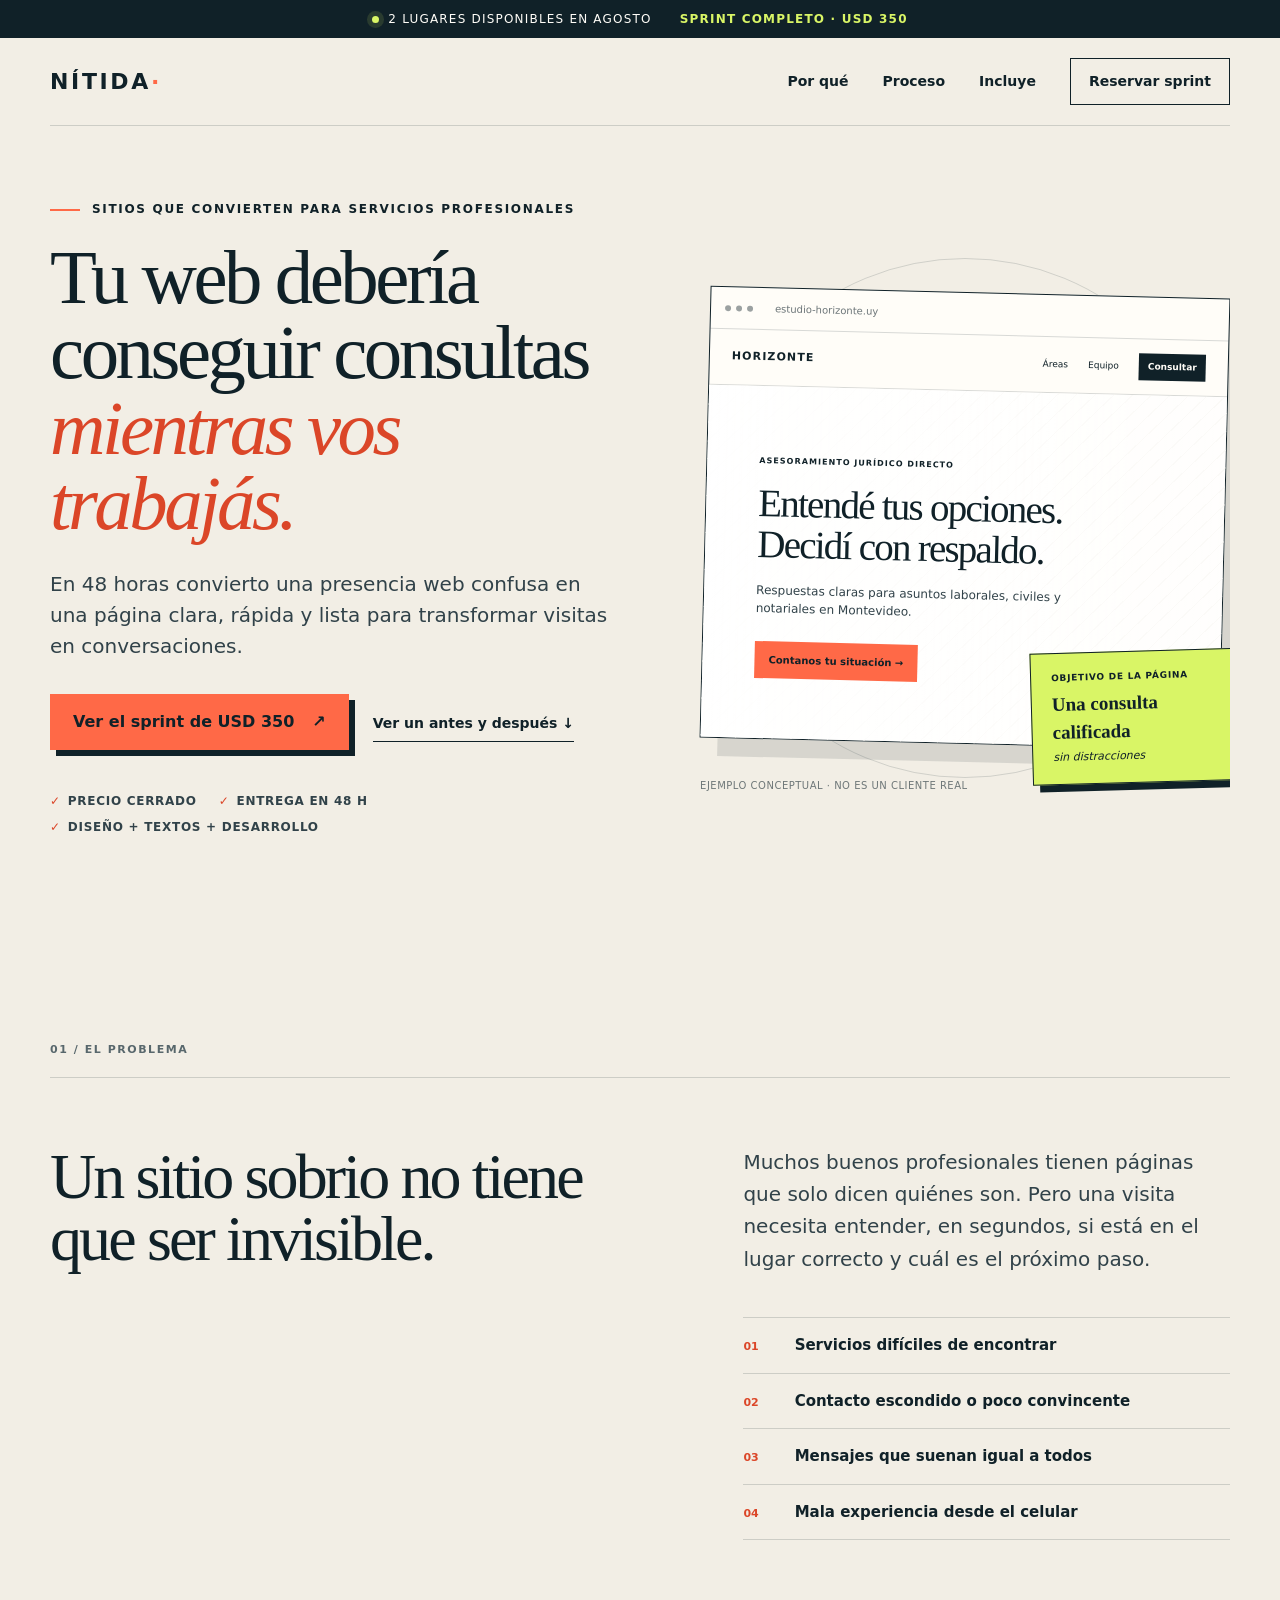
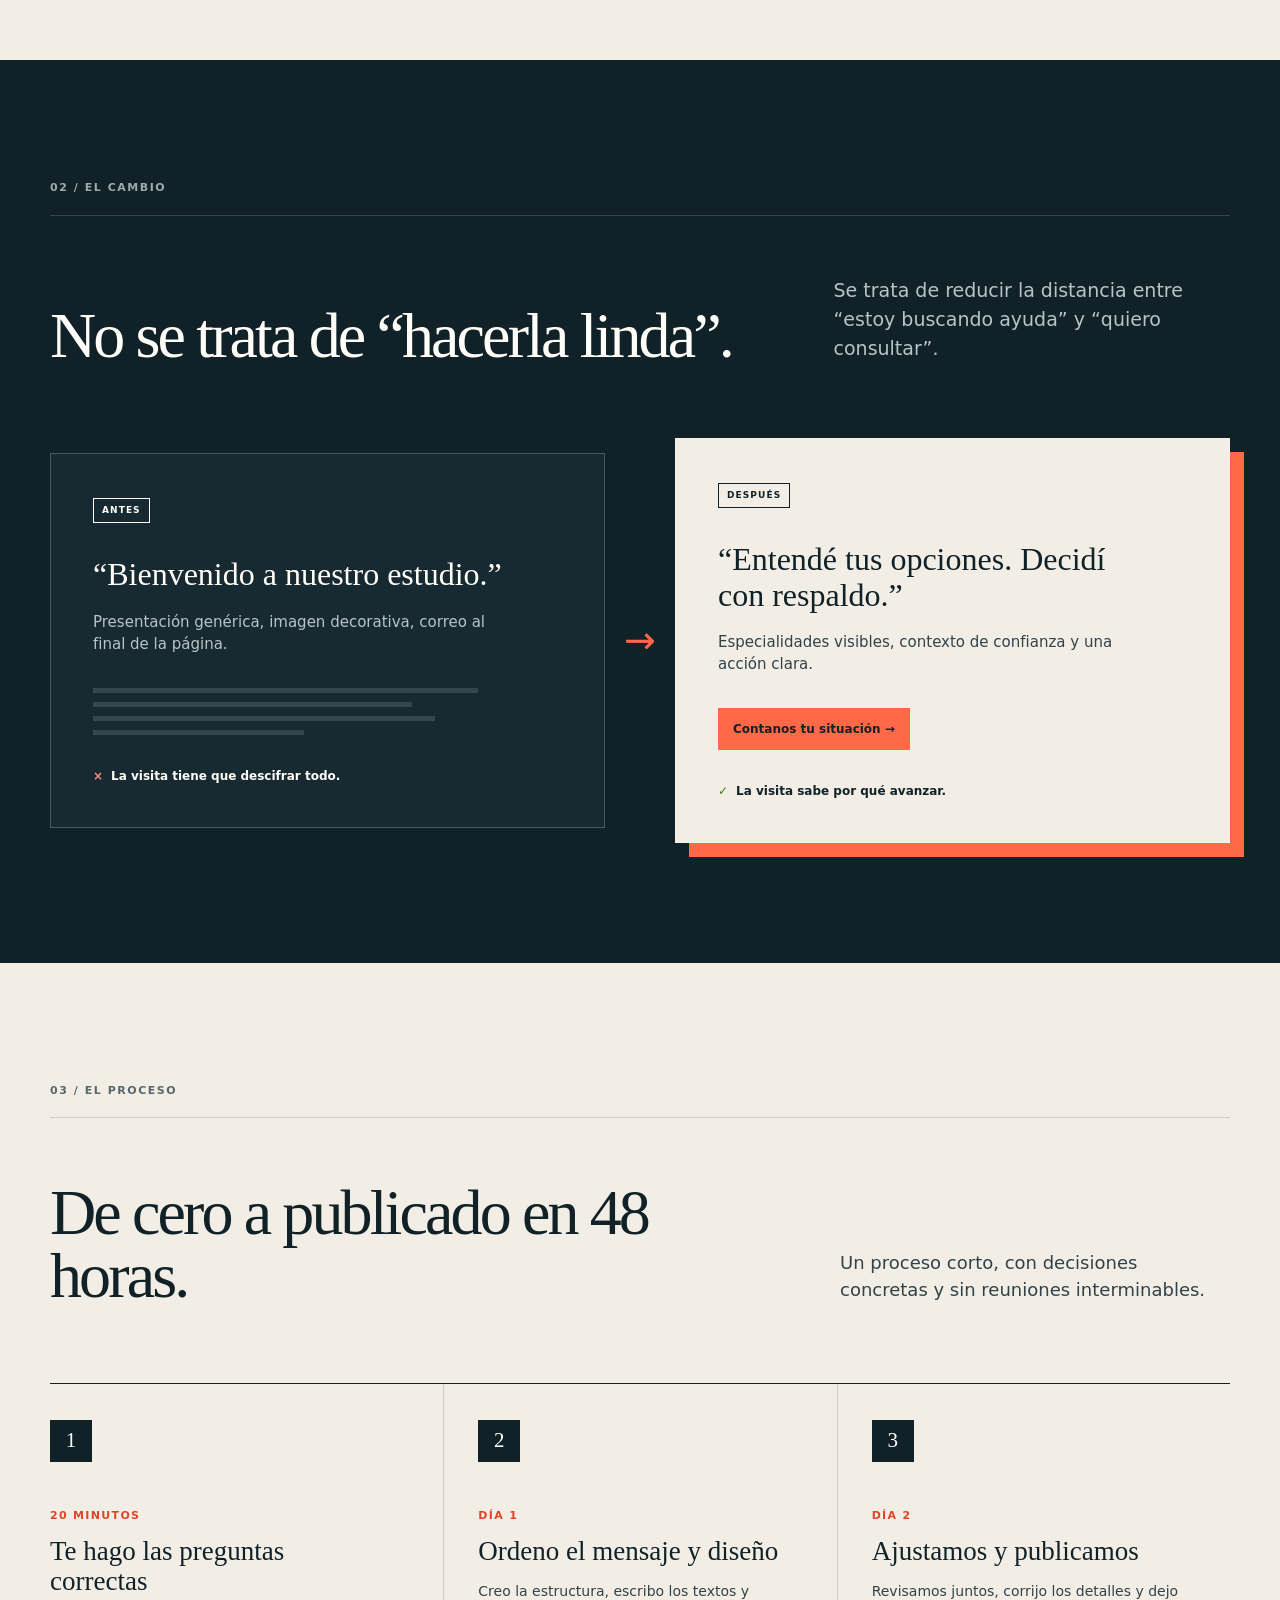
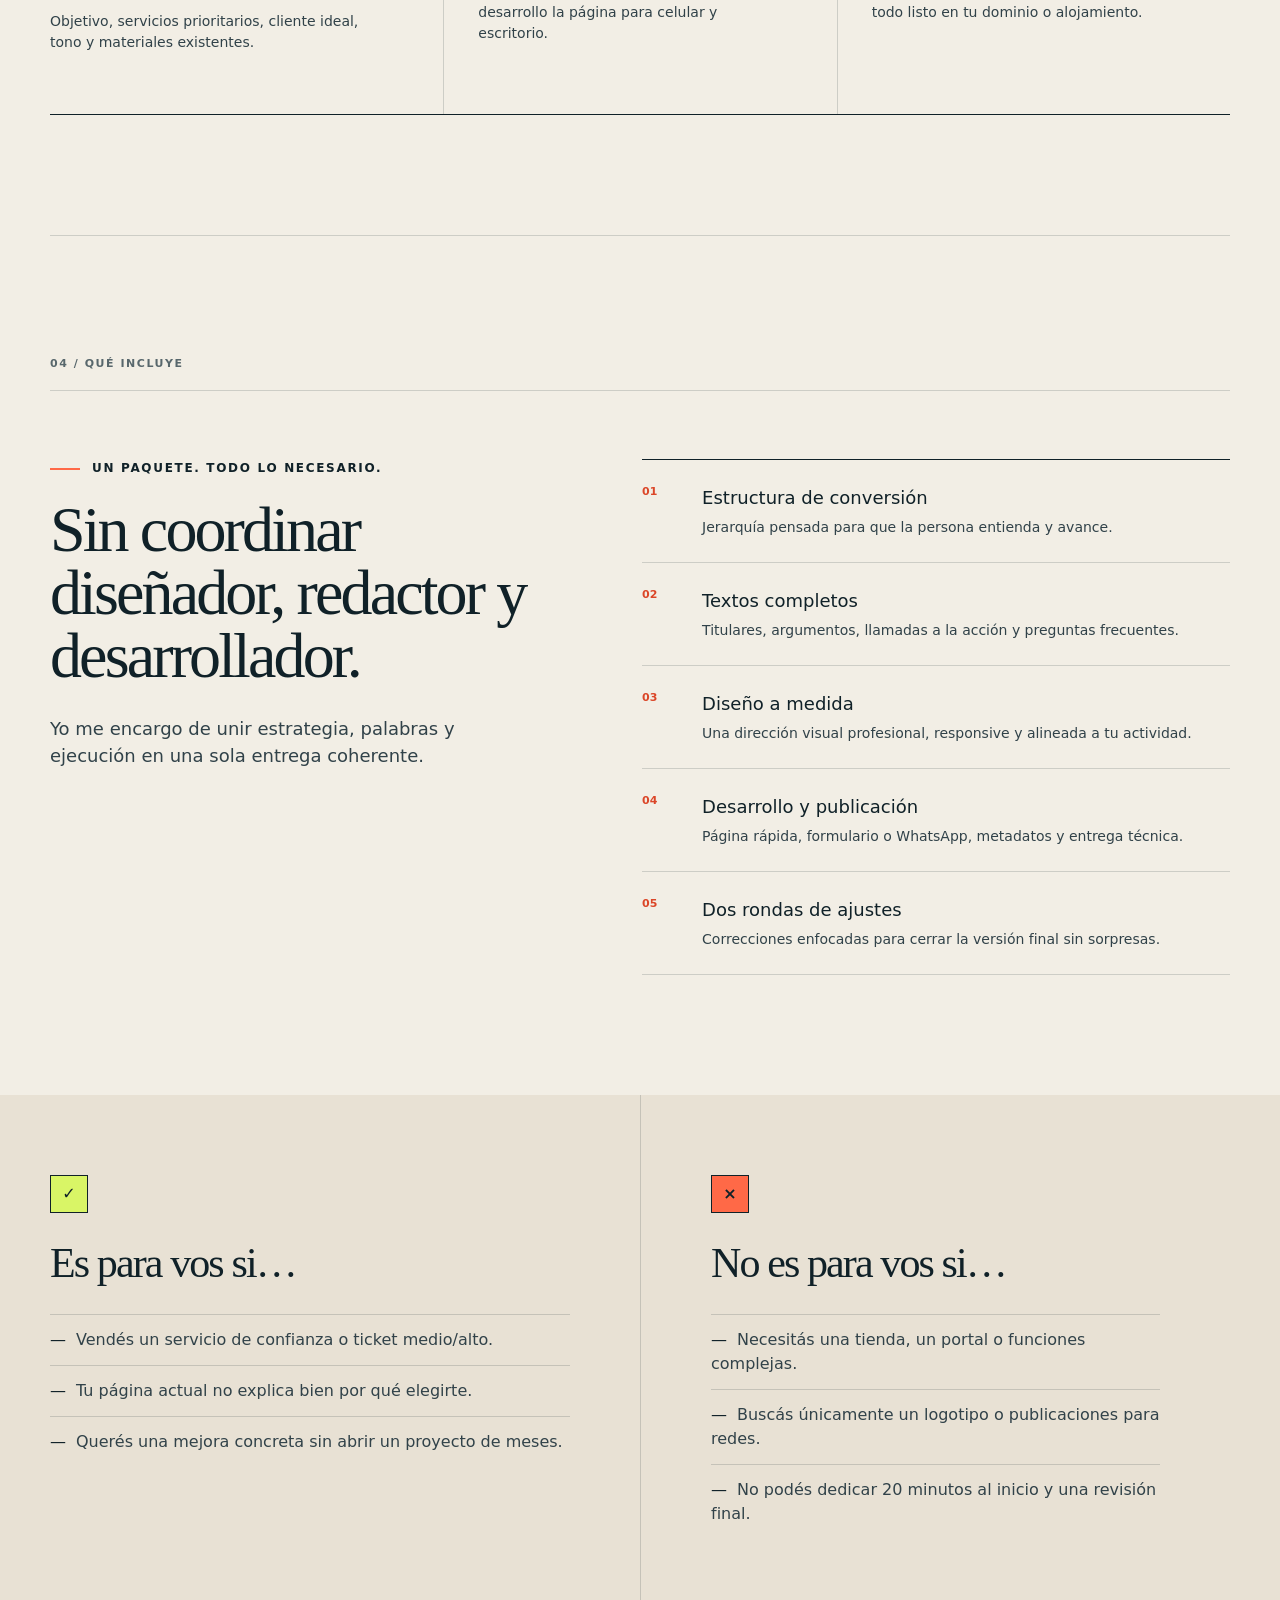
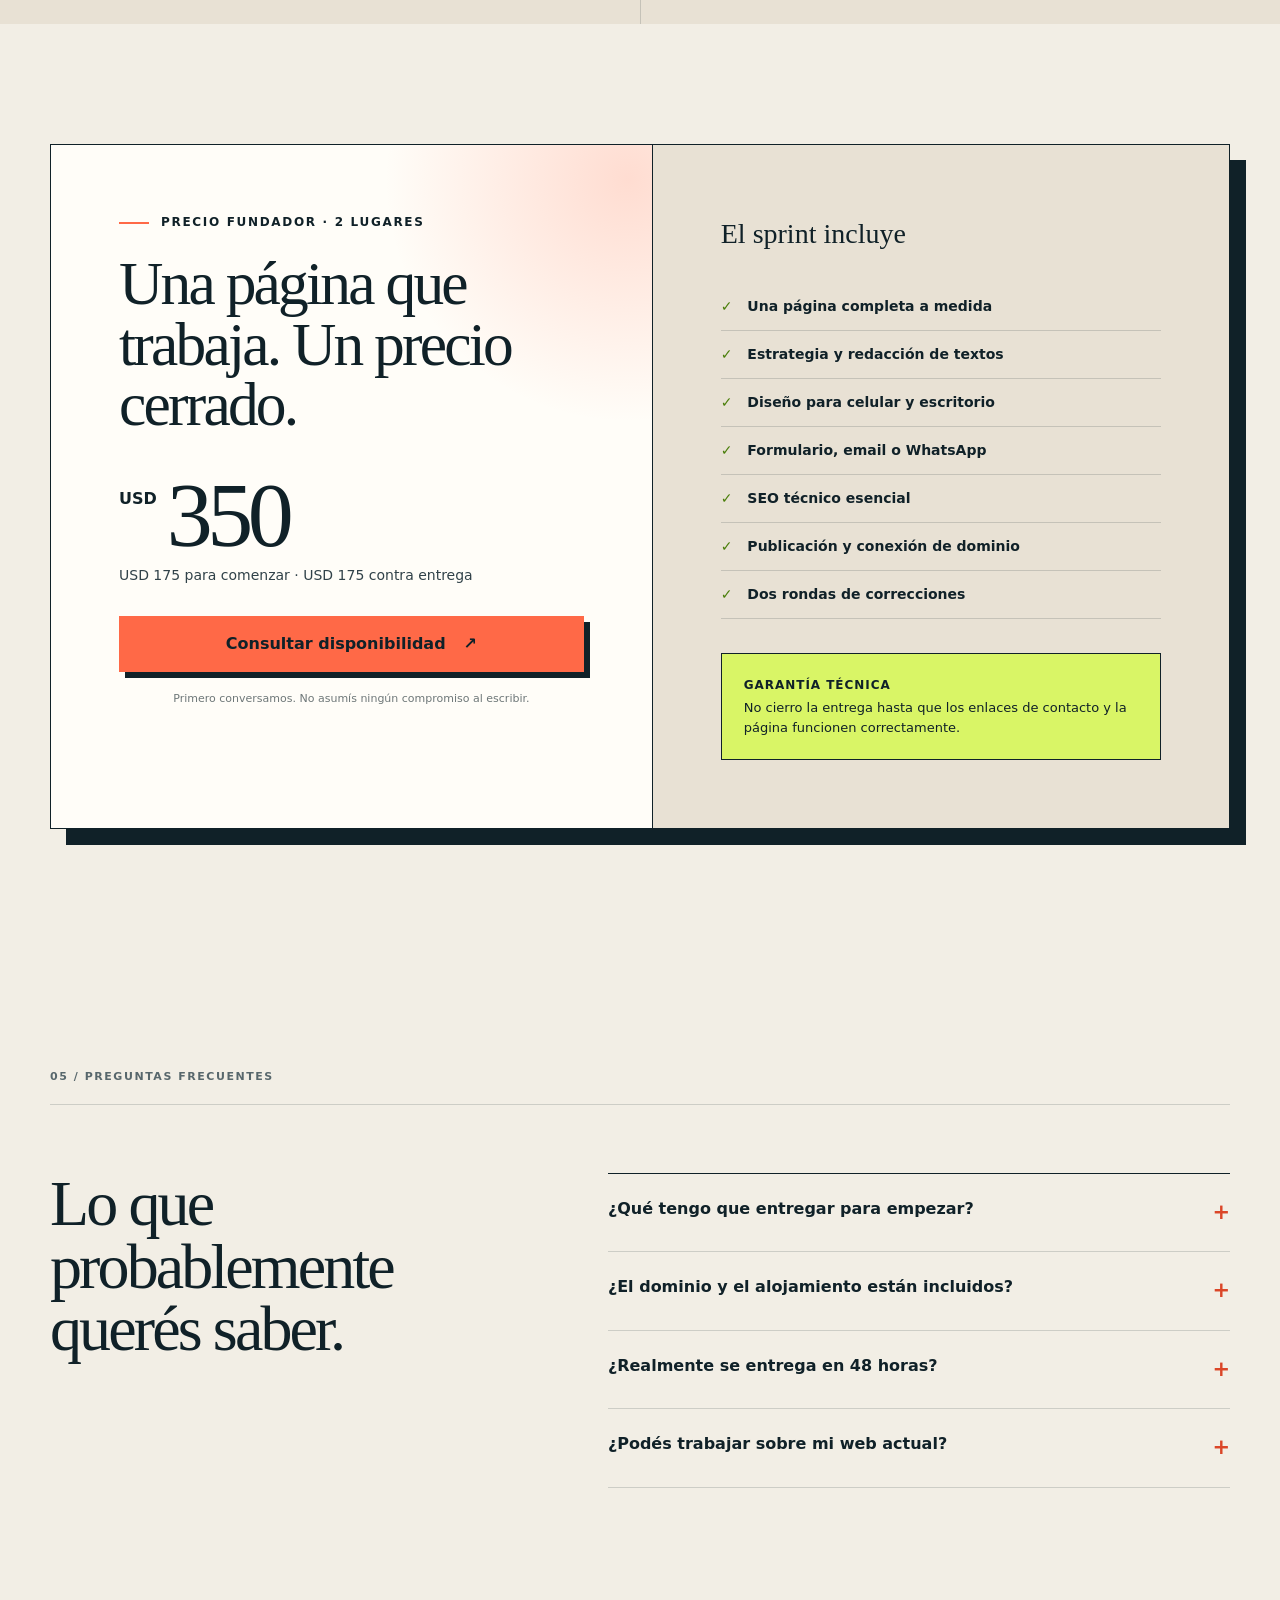
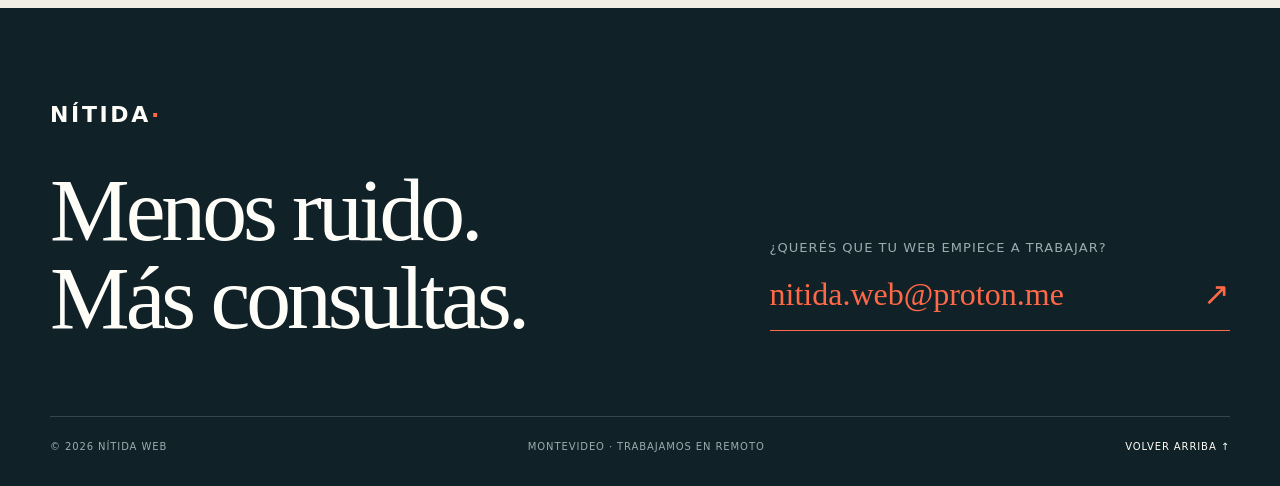
<file: index.html>
<!DOCTYPE html><html lang="es"><head><meta charSet="utf-8"/><meta name="viewport" content="width=device-width, initial-scale=1"/><link rel="stylesheet" href="./assets/index-DnkDozym.css" data-rsc-css-href="./assets/index-DnkDozym.css" data-precedence="vite-rsc/importer-resources"/><title>Nítida — Sprint web de conversión en 48 horas</title><meta name="description" content="Diseño, mensaje y desarrollo de una página de captación para profesionales y estudios jurídicos. Precio fijo: USD 350."/><meta property="og:title" content="Nítida — Sprint web de conversión en 48 horas"/><meta property="og:description" content="Diseño, mensaje y desarrollo de una página de captación para profesionales y estudios jurídicos. Precio fijo: USD 350."/><meta property="og:url" content="https://nitida-web.github.io"/><meta property="og:type" content="website"/><meta property="og:locale" content="es_UY"/><meta property="og:image" content="https://nitida-web.github.io/og.png"/><meta property="og:image:width" content="1734"/><meta property="og:image:height" content="907"/><meta property="og:image:alt" content="Nítida: tu web debería conseguir consultas mientras vos trabajás"/><meta name="twitter:card" content="summary_large_image"/><meta name="twitter:title" content="Nítida — Sprint web de conversión en 48 horas"/><meta name="twitter:description" content="Diseño, mensaje y desarrollo de una página de captación para profesionales y estudios jurídicos. Precio fijo: USD 350."/><meta name="twitter:image" content="https://nitida-web.github.io/og.png"/>
</head><body><a class="skip-link" href="#inicio">Saltar al contenido</a><main><div class="announcement"><span>2 lugares disponibles en agosto</span><a href="#precio">Sprint completo · USD 350</a></div><nav class="nav shell" aria-label="Navegación principal"><a class="brand" href="#inicio" aria-label="Nítida, inicio">NÍTIDA<span>·</span></a><div class="navLinks"><a href="#problema">Por qué</a><a href="#proceso">Proceso</a><a href="#incluye">Incluye</a><a class="navCta" href="#precio">Reservar sprint</a></div></nav><section class="hero shell" id="inicio"><div class="heroCopy"><p class="eyebrow">Sitios que convierten para servicios profesionales</p><h1>Tu web debería conseguir consultas <em>mientras vos trabajás.</em></h1><p class="heroLead">En 48 horas convierto una presencia web confusa en una página clara, rápida y lista para transformar visitas en conversaciones.</p><div class="heroActions"><a class="button primary" href="#precio">Ver el sprint de USD 350 <span aria-hidden="true">↗</span></a><a class="textLink" href="#ejemplo">Ver un antes y después <span aria-hidden="true">↓</span></a></div><div class="heroProof" aria-label="Características principales"><span>Precio cerrado</span><span>Entrega en 48 h</span><span>Diseño + textos + desarrollo</span></div></div><div class="heroVisual" aria-label="Vista conceptual de una página optimizada"><div class="orbit orbitOne"></div><div class="orbit orbitTwo"></div><div class="browserCard"><div class="browserTop"><div class="browserDots"><i></i><i></i><i></i></div><span>estudio-horizonte.uy</span></div><div class="mockNav"><strong>HORIZONTE</strong><span>Áreas</span><span>Equipo</span><b>Consultar</b></div><div class="mockBody"><small>ASESORAMIENTO JURÍDICO DIRECTO</small><h2>Entendé tus opciones. Decidí con respaldo.</h2><p>Respuestas claras para asuntos laborales, civiles y notariales en Montevideo.</p><div class="mockButton">Contanos tu situación →</div></div><div class="signalCard"><span>Objetivo de la página</span><strong>Una consulta calificada</strong><i>sin distracciones</i></div></div><p class="conceptLabel">Ejemplo conceptual · no es un cliente real</p></div></section><section class="problem section shell" id="problema"><div class="sectionNumber">01 / EL PROBLEMA</div><div class="problemGrid"><div><h2>Un sitio sobrio no tiene que ser invisible.</h2></div><div class="problemCopy"><p>Muchos buenos profesionales tienen páginas que solo dicen quiénes son. Pero una visita necesita entender, en segundos, si está en el lugar correcto y cuál es el próximo paso.</p><ul class="plainList"><li><span>01</span> Servicios difíciles de encontrar</li><li><span>02</span> Contacto escondido o poco convincente</li><li><span>03</span> Mensajes que suenan igual a todos</li><li><span>04</span> Mala experiencia desde el celular</li></ul></div></div></section><section class="comparison section" id="ejemplo"><div class="shell"><div class="sectionNumber light">02 / EL CAMBIO</div><div class="comparisonHeader"><h2>No se trata de “hacerla linda”.</h2><p>Se trata de reducir la distancia entre “estoy buscando ayuda” y “quiero consultar”.</p></div><div class="compareGrid"><article class="compareCard before"><div class="compareTag">ANTES</div><h3>“Bienvenido a nuestro estudio.”</h3><p>Presentación genérica, imagen decorativa, correo al final de la página.</p><div class="weakLines" aria-hidden="true"><i></i><i></i><i></i><i></i></div><span class="result bad">La visita tiene que descifrar todo.</span></article><div class="changeArrow" aria-hidden="true">→</div><article class="compareCard after"><div class="compareTag">DESPUÉS</div><h3>“Entendé tus opciones. Decidí con respaldo.”</h3><p>Especialidades visibles, contexto de confianza y una acción clara.</p><div class="strongAction">Contanos tu situación →</div><span class="result good">La visita sabe por qué avanzar.</span></article></div></div></section><section class="process section shell" id="proceso"><div class="sectionNumber">03 / EL PROCESO</div><div class="processIntro"><h2>De cero a publicado en 48 horas.</h2><p>Un proceso corto, con decisiones concretas y sin reuniones interminables.</p></div><div class="steps"><article><div class="stepNo">1</div><p class="stepTime">20 minutos</p><h3>Te hago las preguntas correctas</h3><p>Objetivo, servicios prioritarios, cliente ideal, tono y materiales existentes.</p></article><article><div class="stepNo">2</div><p class="stepTime">Día 1</p><h3>Ordeno el mensaje y diseño</h3><p>Creo la estructura, escribo los textos y desarrollo la página para celular y escritorio.</p></article><article><div class="stepNo">3</div><p class="stepTime">Día 2</p><h3>Ajustamos y publicamos</h3><p>Revisamos juntos, corrijo los detalles y dejo todo listo en tu dominio o alojamiento.</p></article></div></section><section class="deliverables section shell" id="incluye"><div class="sectionNumber">04 / QUÉ INCLUYE</div><div class="deliverablesGrid"><div><p class="eyebrow">Un paquete. Todo lo necesario.</p><h2>Sin coordinar diseñador, redactor y desarrollador.</h2><p class="supporting">Yo me encargo de unir estrategia, palabras y ejecución en una sola entrega coherente.</p></div><div class="deliverableList"><article><span>01</span><div><h3>Estructura de conversión</h3><p>Jerarquía pensada para que la persona entienda y avance.</p></div></article><article><span>02</span><div><h3>Textos completos</h3><p>Titulares, argumentos, llamadas a la acción y preguntas frecuentes.</p></div></article><article><span>03</span><div><h3>Diseño a medida</h3><p>Una dirección visual profesional, responsive y alineada a tu actividad.</p></div></article><article><span>04</span><div><h3>Desarrollo y publicación</h3><p>Página rápida, formulario o WhatsApp, metadatos y entrega técnica.</p></div></article><article><span>05</span><div><h3>Dos rondas de ajustes</h3><p>Correcciones enfocadas para cerrar la versión final sin sorpresas.</p></div></article></div></div></section><section class="fit section"><div class="shell fitGrid"><div class="fitYes"><span class="fitMark">✓</span><h2>Es para vos si…</h2><ul><li>Vendés un servicio de confianza o ticket medio/alto.</li><li>Tu página actual no explica bien por qué elegirte.</li><li>Querés una mejora concreta sin abrir un proyecto de meses.</li></ul></div><div class="fitNo"><span class="fitMark">×</span><h2>No es para vos si…</h2><ul><li>Necesitás una tienda, un portal o funciones complejas.</li><li>Buscás únicamente un logotipo o publicaciones para redes.</li><li>No podés dedicar 20 minutos al inicio y una revisión final.</li></ul></div></div></section><section class="pricing section shell" id="precio"><div class="pricePanel"><div class="priceCopy"><p class="eyebrow">Precio fundador · 2 lugares</p><h2>Una página que trabaja. Un precio cerrado.</h2><div class="price"><span>USD</span><strong>350</strong></div><p class="payment">USD 175 para comenzar · USD 175 contra entrega</p><a class="button primary wide" href="mailto:nitida.web@proton.me?subject=Quiero%20reservar%20un%20sprint%20web&amp;body=Hola%20N%C3%ADtida%2C%20quiero%20consultar%20por%20el%20sprint%20web%20de%20USD%20350.">Consultar disponibilidad <span aria-hidden="true">↗</span></a><p class="microcopy">Primero conversamos. No asumís ningún compromiso al escribir.</p></div><div class="priceIncludes"><h3>El sprint incluye</h3><ul><li><span>✓</span> Una página completa a medida</li><li><span>✓</span> Estrategia y redacción de textos</li><li><span>✓</span> Diseño para celular y escritorio</li><li><span>✓</span> Formulario, email o WhatsApp</li><li><span>✓</span> SEO técnico esencial</li><li><span>✓</span> Publicación y conexión de dominio</li><li><span>✓</span> Dos rondas de correcciones</li></ul><div class="guarantee"><strong>Garantía técnica</strong><p>No cierro la entrega hasta que los enlaces de contacto y la página funcionen correctamente.</p></div></div></div></section><section class="faq section shell"><div class="sectionNumber">05 / PREGUNTAS FRECUENTES</div><div class="faqGrid"><h2>Lo que probablemente querés saber.</h2><div class="faqs"><details><summary>¿Qué tengo que entregar para empezar?<span>+</span></summary><p>Tu logotipo si existe, datos de contacto, lista de servicios y cualquier texto o foto que ya uses. Si no tenés textos, los creo dentro del sprint.</p></details><details><summary>¿El dominio y el alojamiento están incluidos?<span>+</span></summary><p>La configuración y publicación están incluidas. Si todavía no tenés dominio o alojamiento, te indico una opción adecuada; el costo del proveedor se paga por separado.</p></details><details><summary>¿Realmente se entrega en 48 horas?<span>+</span></summary><p>Sí, desde que recibo el material y el primer pago. El plazo supone una revisión concentrada y respuestas dentro del mismo día.</p></details><details><summary>¿Podés trabajar sobre mi web actual?<span>+</span></summary><p>Sí. Puedo reutilizar marca, dominio y materiales existentes, o crear una página nueva que conviva con tu sitio actual.</p></details></div></div></section><footer><div class="shell footerGrid"><div><a class="brand footerBrand" href="#inicio">NÍTIDA<span>·</span></a><h2>Menos ruido.<br/>Más consultas.</h2></div><div class="footerContact"><p>¿Querés que tu web empiece a trabajar?</p><a href="mailto:nitida.web@proton.me?subject=Consulta%20por%20sprint%20web">nitida.web@proton.me <span>↗</span></a></div></div><div class="shell footerBottom"><span>© 2026 Nítida Web</span><span>Montevideo · Trabajamos en remoto</span><a href="#inicio">Volver arriba ↑</a></div></footer></main></body></html>
</file>
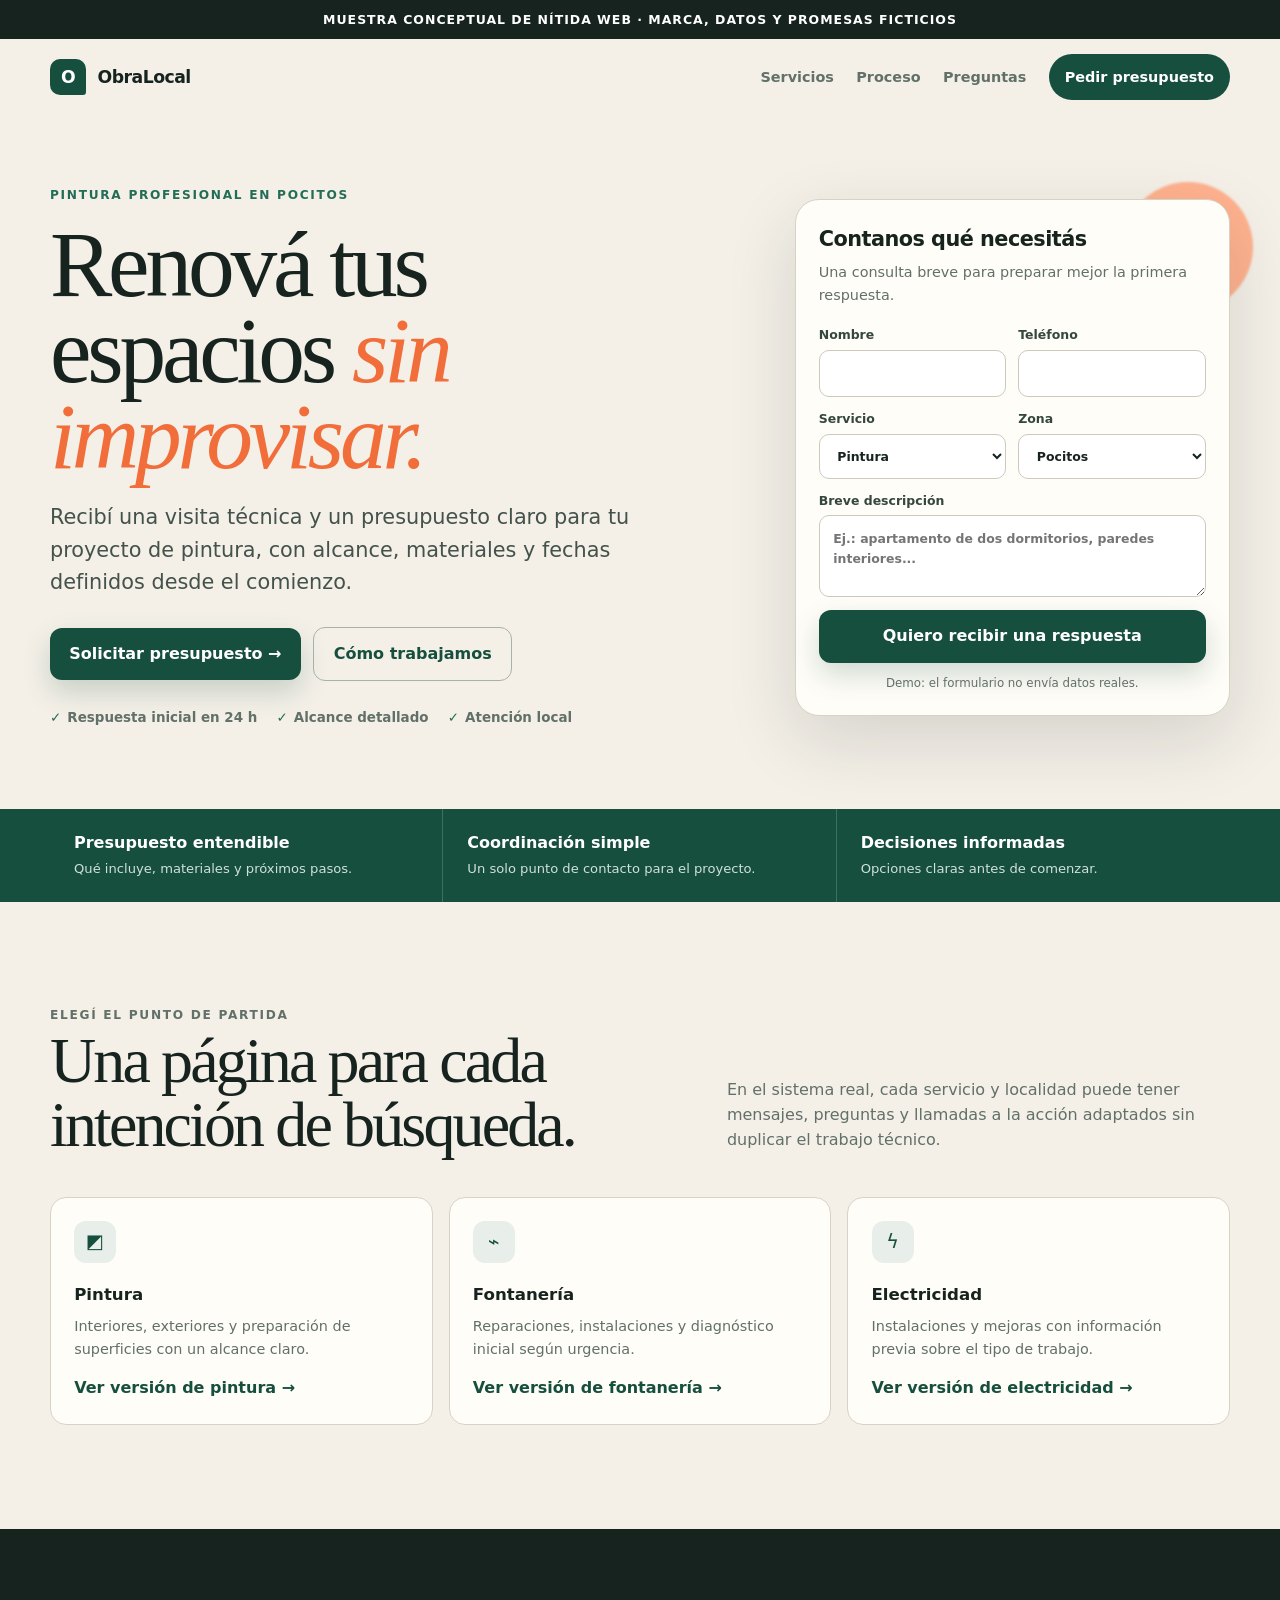
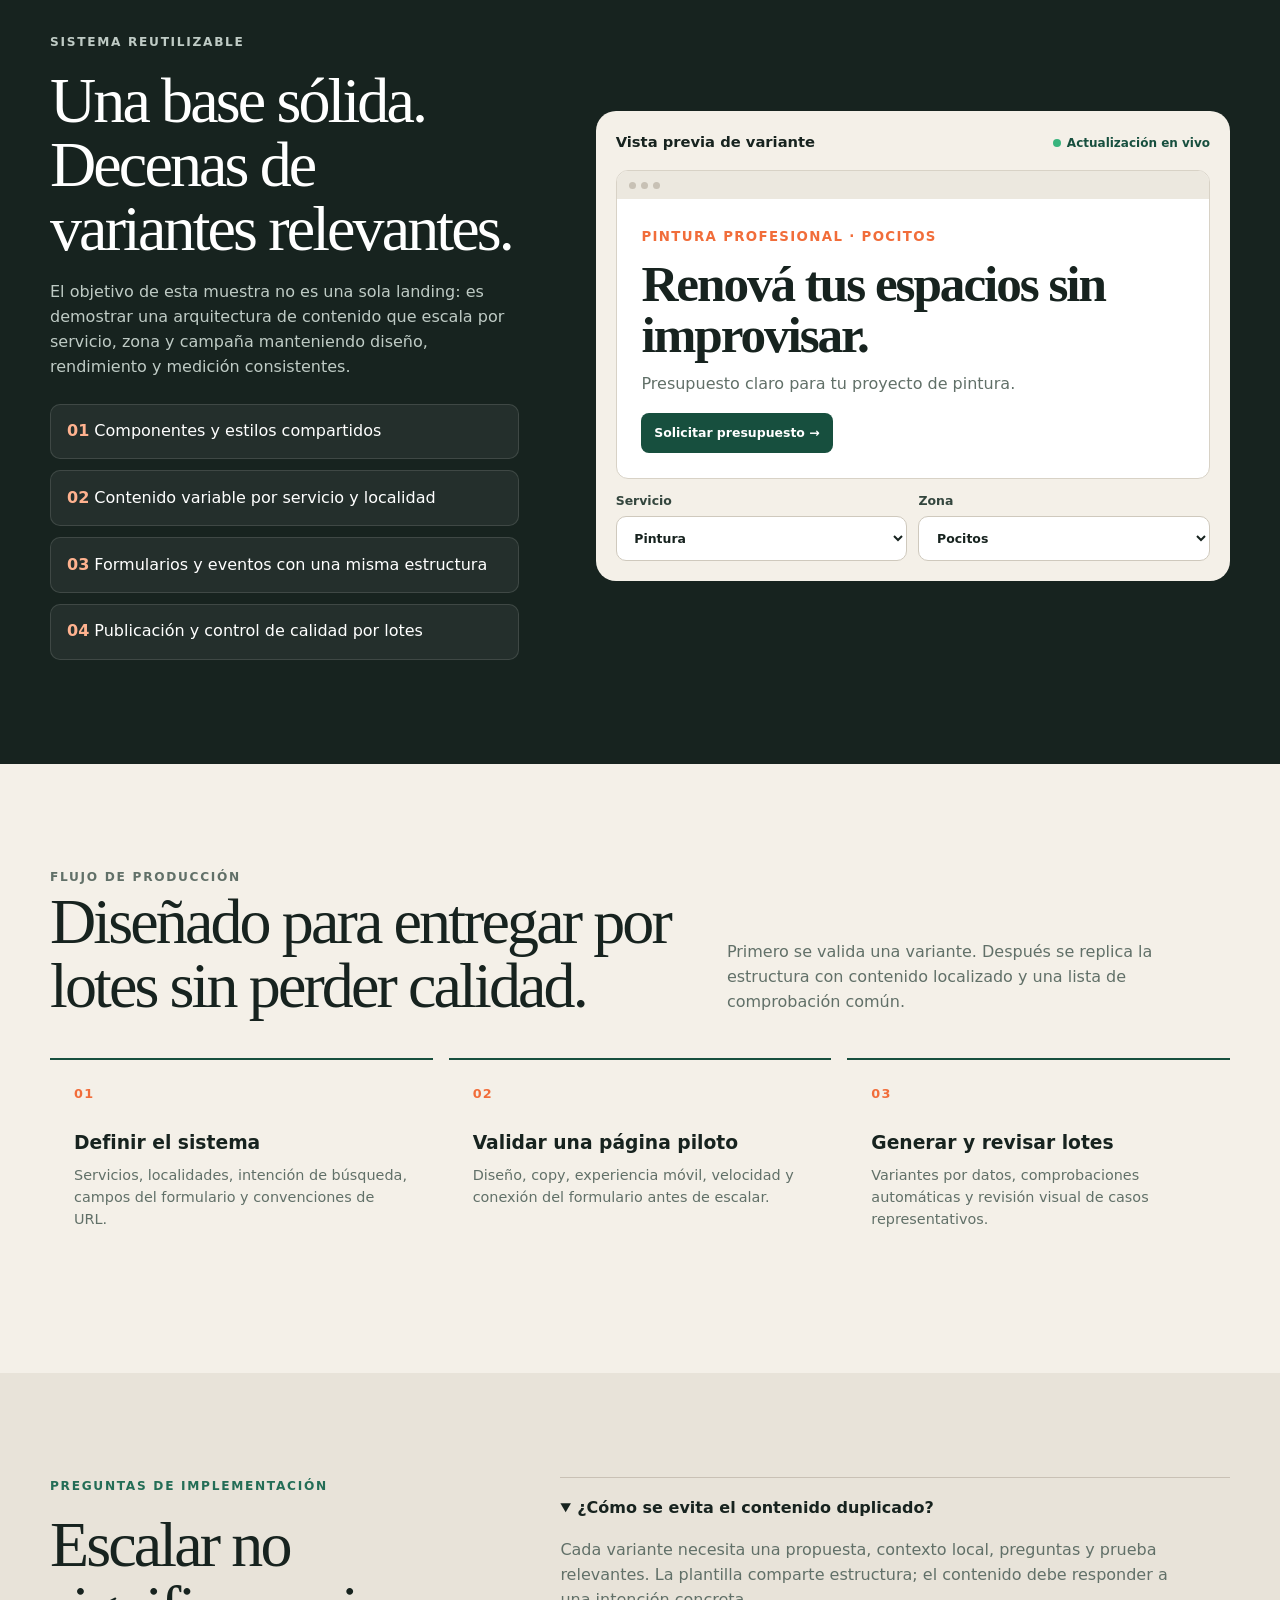
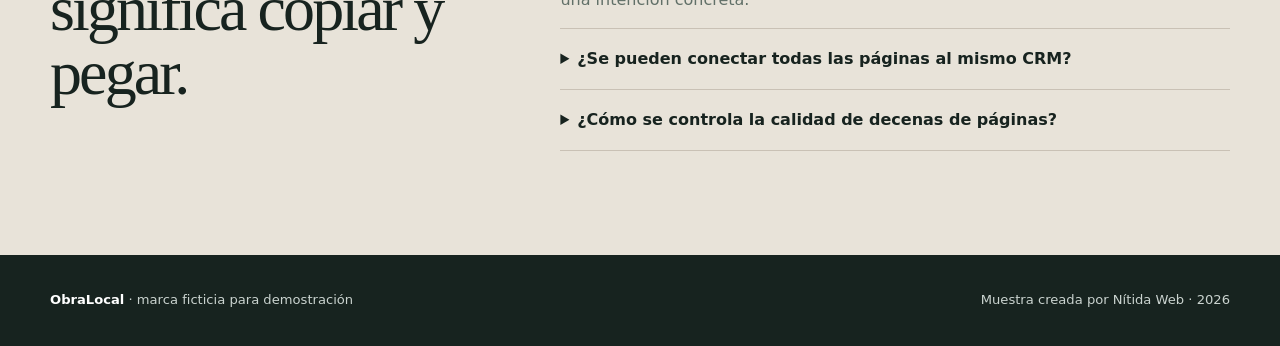
<file: leadgen-system/index.html>
<!doctype html>
<html lang="es">
<head>
  <meta charset="utf-8">
  <meta name="viewport" content="width=device-width, initial-scale=1">
  <title>Sistema de landings locales | Muestra Nítida Web</title>
  <meta name="description" content="Muestra conceptual de un sistema reutilizable de landing pages locales para captar solicitudes de presupuesto por servicio y zona.">
  <meta name="robots" content="noindex, nofollow">
  <style>
    :root {
      --ink: #17231f;
      --paper: #f4f0e8;
      --white: #fffdf8;
      --green: #174f3e;
      --green-2: #236d56;
      --orange: #f16d3a;
      --orange-2: #ffb28f;
      --line: #d8d2c6;
      --muted: #617068;
      --shadow: 0 24px 70px rgba(23, 35, 31, .14);
      --max: 1180px;
    }

    * { box-sizing: border-box; }
    html { scroll-behavior: smooth; }
    body {
      margin: 0;
      color: var(--ink);
      background: var(--paper);
      font-family: Inter, ui-sans-serif, system-ui, -apple-system, BlinkMacSystemFont, "Segoe UI", sans-serif;
      line-height: 1.55;
      -webkit-font-smoothing: antialiased;
    }
    button, input, select, textarea { font: inherit; }
    a { color: inherit; }
    .shell { width: min(calc(100% - 38px), var(--max)); margin-inline: auto; }
    .skip { position: absolute; left: -9999px; top: 8px; z-index: 50; padding: .8rem 1rem; background: var(--white); }
    .skip:focus { left: 8px; }

    .concept {
      padding: .62rem 1rem;
      color: #fff;
      background: var(--ink);
      font-size: .78rem;
      font-weight: 750;
      letter-spacing: .08em;
      text-align: center;
      text-transform: uppercase;
    }
    .nav {
      display: flex;
      align-items: center;
      justify-content: space-between;
      min-height: 76px;
      gap: 1.5rem;
    }
    .brand { display: flex; align-items: center; gap: .72rem; text-decoration: none; font-size: 1.08rem; font-weight: 900; letter-spacing: -.03em; }
    .brand-mark { display: grid; place-items: center; width: 36px; height: 36px; color: white; background: var(--green); border-radius: 10px 10px 3px 10px; }
    .nav-links { display: flex; align-items: center; gap: 1.4rem; color: var(--muted); font-size: .9rem; font-weight: 700; }
    .nav-links a { text-decoration: none; }
    .nav-cta { padding: .72rem 1rem; color: #fff !important; background: var(--green); border-radius: 999px; }

    .hero { padding: 4.4rem 0 5rem; overflow: hidden; }
    .hero-grid { display: grid; grid-template-columns: minmax(0, 1.15fr) minmax(330px, .75fr); gap: clamp(2.2rem, 6vw, 6.5rem); align-items: center; }
    .eyebrow { margin: 0 0 1.1rem; color: var(--green-2); font-size: .76rem; font-weight: 850; letter-spacing: .14em; text-transform: uppercase; }
    h1, h2, h3, p { margin-top: 0; }
    h1, h2 { font-family: Georgia, "Times New Roman", serif; font-weight: 500; letter-spacing: -.045em; }
    h1 { max-width: 760px; margin-bottom: 1.35rem; font-size: clamp(3.25rem, 7.3vw, 6.65rem); line-height: .92; }
    h1 em { color: var(--orange); font-weight: 500; }
    .lead { max-width: 650px; margin-bottom: 1.8rem; color: #43524b; font-size: clamp(1.06rem, 2vw, 1.3rem); }
    .hero-actions { display: flex; flex-wrap: wrap; align-items: center; gap: .8rem; }
    .button { display: inline-flex; align-items: center; justify-content: center; min-height: 50px; padding: .86rem 1.2rem; border: 0; border-radius: 12px; text-decoration: none; font-weight: 850; cursor: pointer; }
    .button.primary { color: white; background: var(--green); box-shadow: 0 12px 28px rgba(23, 79, 62, .2); }
    .button.secondary { color: var(--green); background: transparent; border: 1px solid #a7b2ab; }
    .mini-proof { display: flex; flex-wrap: wrap; gap: .7rem 1.2rem; margin-top: 1.7rem; color: var(--muted); font-size: .84rem; font-weight: 750; }
    .mini-proof span::before { content: "✓"; margin-right: .38rem; color: var(--green-2); }

    .quote-card { position: relative; padding: 1.45rem; background: var(--white); border: 1px solid var(--line); border-radius: 24px; box-shadow: var(--shadow); }
    .quote-card::before { content: ""; position: absolute; inset: -18px -24px auto auto; z-index: -1; width: 130px; height: 130px; background: var(--orange-2); border-radius: 50%; filter: blur(1px); }
    .quote-card h2 { margin-bottom: .4rem; font-family: inherit; font-size: 1.3rem; font-weight: 900; letter-spacing: -.025em; }
    .quote-card > p { margin-bottom: 1.2rem; color: var(--muted); font-size: .9rem; }
    .field-grid { display: grid; grid-template-columns: 1fr 1fr; gap: .75rem; }
    label { display: grid; gap: .35rem; color: #34463e; font-size: .78rem; font-weight: 800; }
    input, select, textarea { width: 100%; padding: .8rem .85rem; color: var(--ink); background: #fff; border: 1px solid #cfc9bd; border-radius: 10px; outline: none; }
    input:focus, select:focus, textarea:focus { border-color: var(--green-2); box-shadow: 0 0 0 3px rgba(35, 109, 86, .12); }
    textarea { min-height: 82px; resize: vertical; }
    .full { grid-column: 1 / -1; }
    .quote-card .button { width: 100%; margin-top: .8rem; }
    .form-note { margin: .7rem 0 0 !important; text-align: center; font-size: .74rem !important; }
    .demo-message { display: none; margin-top: .8rem; padding: .75rem; color: var(--green); background: #e6f1ec; border-radius: 10px; font-size: .83rem; font-weight: 750; }

    .trust-strip { color: white; background: var(--green); }
    .trust-grid { display: grid; grid-template-columns: repeat(3, 1fr); }
    .trust-grid div { padding: 1.35rem 1.5rem; border-right: 1px solid rgba(255,255,255,.18); }
    .trust-grid div:last-child { border-right: 0; }
    .trust-grid strong { display: block; font-size: 1rem; }
    .trust-grid span { color: #cfe1da; font-size: .82rem; }

    .section { padding: 6.5rem 0; }
    .section-head { display: grid; grid-template-columns: 1fr .8fr; gap: 3rem; align-items: end; margin-bottom: 2.5rem; }
    .section h2 { max-width: 760px; margin-bottom: 0; font-size: clamp(2.5rem, 5vw, 4.5rem); line-height: 1; }
    .section-head p { margin-bottom: .25rem; color: var(--muted); }
    .service-grid { display: grid; grid-template-columns: repeat(3, 1fr); gap: 1rem; }
    .service-card { padding: 1.45rem; background: var(--white); border: 1px solid var(--line); border-radius: 16px; }
    .service-card .icon { display: grid; place-items: center; width: 42px; height: 42px; margin-bottom: 1.2rem; color: var(--green); background: #e8eee9; border-radius: 12px; font-size: 1.2rem; }
    .service-card h3 { margin-bottom: .45rem; font-size: 1.04rem; }
    .service-card p { margin-bottom: 1rem; color: var(--muted); font-size: .9rem; }
    .service-card button { padding: 0; color: var(--green); background: none; border: 0; font-weight: 850; cursor: pointer; }

    .system { color: white; background: var(--ink); }
    .system-grid { display: grid; grid-template-columns: .85fr 1.15fr; gap: clamp(2rem, 6vw, 6rem); align-items: center; }
    .system h2 { margin-bottom: 1.2rem; }
    .system-copy p { color: #bfcbc5; }
    .system-list { display: grid; gap: .7rem; margin: 1.5rem 0 0; padding: 0; list-style: none; }
    .system-list li { padding: .9rem 1rem; background: rgba(255,255,255,.06); border: 1px solid rgba(255,255,255,.12); border-radius: 10px; }
    .system-list strong { color: var(--orange-2); }
    .generator { padding: 1.25rem; color: var(--ink); background: var(--paper); border-radius: 20px; }
    .generator-top { display: flex; justify-content: space-between; align-items: center; gap: 1rem; margin-bottom: 1rem; }
    .generator-top strong { font-size: .92rem; }
    .live-dot { color: var(--green); font-size: .75rem; font-weight: 850; }
    .live-dot::before { content: ""; display: inline-block; width: 8px; height: 8px; margin-right: .35rem; background: #38b47d; border-radius: 50%; }
    .preview { overflow: hidden; background: white; border: 1px solid var(--line); border-radius: 12px; }
    .preview-bar { display: flex; gap: 5px; padding: .65rem .8rem; background: #ece8df; }
    .preview-bar i { width: 7px; height: 7px; background: #c8c1b5; border-radius: 50%; }
    .preview-body { padding: 1.55rem; }
    .preview-body small { color: var(--orange); font-weight: 900; letter-spacing: .1em; }
    .preview-body h3 { max-width: 480px; margin: .6rem 0 .7rem; font-family: Georgia, serif; font-size: clamp(1.8rem, 4vw, 3.2rem); line-height: 1; letter-spacing: -.04em; }
    .preview-body p { color: var(--muted); }
    .preview-cta { display: inline-block; padding: .65rem .8rem; color: white; background: var(--green); border-radius: 8px; font-size: .78rem; font-weight: 850; }
    .generator-controls { display: grid; grid-template-columns: 1fr 1fr; gap: .7rem; margin-top: .8rem; }

    .process-grid { display: grid; grid-template-columns: repeat(3, 1fr); gap: 1rem; counter-reset: step; }
    .step { position: relative; padding: 1.5rem; border-top: 2px solid var(--green); }
    .step::before { counter-increment: step; content: "0" counter(step); display: block; margin-bottom: 1.5rem; color: var(--orange); font-size: .8rem; font-weight: 900; letter-spacing: .1em; }
    .step h3 { margin-bottom: .4rem; }
    .step p { color: var(--muted); font-size: .9rem; }

    .faq { background: #e8e3d9; }
    .faq-grid { display: grid; grid-template-columns: .8fr 1.2fr; gap: 4rem; }
    .faq h2 { font-size: clamp(2.4rem, 5vw, 4rem); }
    details { border-top: 1px solid #c9c1b5; }
    details:last-child { border-bottom: 1px solid #c9c1b5; }
    summary { padding: 1.1rem 0; font-weight: 850; cursor: pointer; }
    details p { padding-right: 2rem; color: var(--muted); }

    footer { padding: 2.2rem 0; color: #cad3cf; background: var(--ink); }
    .footer-grid { display: flex; justify-content: space-between; gap: 2rem; align-items: center; font-size: .82rem; }
    .footer-grid strong { color: white; }

    @media (max-width: 860px) {
      .nav-links a:not(.nav-cta) { display: none; }
      .hero { padding-top: 2.5rem; }
      .hero-grid, .section-head, .system-grid, .faq-grid { grid-template-columns: 1fr; }
      .hero-grid { gap: 3rem; }
      .section-head { gap: 1rem; }
      .service-grid, .process-grid { grid-template-columns: 1fr; }
      .trust-grid { grid-template-columns: 1fr; }
      .trust-grid div { border-right: 0; border-bottom: 1px solid rgba(255,255,255,.18); }
      .trust-grid div:last-child { border-bottom: 0; }
      .section { padding: 4.5rem 0; }
    }
    @media (max-width: 520px) {
      .field-grid, .generator-controls { grid-template-columns: 1fr; }
      .full { grid-column: auto; }
      .hero-actions .button { width: 100%; }
      .footer-grid { align-items: flex-start; flex-direction: column; }
    }
  </style>
</head>
<body>
  <a class="skip" href="#contenido">Saltar al contenido</a>
  <div class="concept">Muestra conceptual de Nítida Web · marca, datos y promesas ficticios</div>
  <nav class="nav shell" aria-label="Navegación principal">
    <a class="brand" href="#"><span class="brand-mark">O</span> ObraLocal</a>
    <div class="nav-links"><a href="#servicios">Servicios</a><a href="#proceso">Proceso</a><a href="#preguntas">Preguntas</a><a class="nav-cta" href="#presupuesto">Pedir presupuesto</a></div>
  </nav>

  <main id="contenido">
    <section class="hero">
      <div class="hero-grid shell">
        <div>
          <p class="eyebrow" id="dynamicEyebrow">Pintura profesional en Pocitos</p>
          <h1><span id="dynamicTitle">Renová tus espacios</span> <em>sin improvisar.</em></h1>
          <p class="lead" id="dynamicLead">Recibí una visita técnica y un presupuesto claro para tu proyecto de pintura, con alcance, materiales y fechas definidos desde el comienzo.</p>
          <div class="hero-actions"><a class="button primary" href="#presupuesto">Solicitar presupuesto →</a><a class="button secondary" href="#proceso">Cómo trabajamos</a></div>
          <div class="mini-proof"><span>Respuesta inicial en 24 h</span><span>Alcance detallado</span><span>Atención local</span></div>
        </div>

        <form class="quote-card" id="presupuesto">
          <h2>Contanos qué necesitás</h2>
          <p>Una consulta breve para preparar mejor la primera respuesta.</p>
          <div class="field-grid">
            <label>Nombre<input name="nombre" autocomplete="name" required></label>
            <label>Teléfono<input name="telefono" autocomplete="tel" inputmode="tel" required></label>
            <label>Servicio<select name="servicio" id="formService"><option value="pintura">Pintura</option><option value="fontaneria">Fontanería</option><option value="electricidad">Electricidad</option></select></label>
            <label>Zona<select name="zona" id="formZone"><option>Pocitos</option><option>Cordón</option><option>Parque Rodó</option><option>Centro</option></select></label>
            <label class="full">Breve descripción<textarea name="detalle" placeholder="Ej.: apartamento de dos dormitorios, paredes interiores..."></textarea></label>
          </div>
          <button class="button primary" type="submit">Quiero recibir una respuesta</button>
          <p class="form-note">Demo: el formulario no envía datos reales.</p>
          <div class="demo-message" role="status">Así se confirmaría una solicitud conectada al CRM o correo del negocio.</div>
        </form>
      </div>
    </section>

    <section class="trust-strip" aria-label="Beneficios del servicio">
      <div class="trust-grid shell"><div><strong>Presupuesto entendible</strong><span>Qué incluye, materiales y próximos pasos.</span></div><div><strong>Coordinación simple</strong><span>Un solo punto de contacto para el proyecto.</span></div><div><strong>Decisiones informadas</strong><span>Opciones claras antes de comenzar.</span></div></div>
    </section>

    <section class="section shell" id="servicios">
      <div class="section-head"><div><p class="eyebrow">Elegí el punto de partida</p><h2>Una página para cada intención de búsqueda.</h2></div><p>En el sistema real, cada servicio y localidad puede tener mensajes, preguntas y llamadas a la acción adaptados sin duplicar el trabajo técnico.</p></div>
      <div class="service-grid">
        <article class="service-card"><span class="icon">◩</span><h3>Pintura</h3><p>Interiores, exteriores y preparación de superficies con un alcance claro.</p><button data-service="pintura">Ver versión de pintura →</button></article>
        <article class="service-card"><span class="icon">⌁</span><h3>Fontanería</h3><p>Reparaciones, instalaciones y diagnóstico inicial según urgencia.</p><button data-service="fontaneria">Ver versión de fontanería →</button></article>
        <article class="service-card"><span class="icon">ϟ</span><h3>Electricidad</h3><p>Instalaciones y mejoras con información previa sobre el tipo de trabajo.</p><button data-service="electricidad">Ver versión de electricidad →</button></article>
      </div>
    </section>

    <section class="section system">
      <div class="system-grid shell">
        <div class="system-copy"><p class="eyebrow">Sistema reutilizable</p><h2>Una base sólida. Decenas de variantes relevantes.</h2><p>El objetivo de esta muestra no es una sola landing: es demostrar una arquitectura de contenido que escala por servicio, zona y campaña manteniendo diseño, rendimiento y medición consistentes.</p><ul class="system-list"><li><strong>01</strong> Componentes y estilos compartidos</li><li><strong>02</strong> Contenido variable por servicio y localidad</li><li><strong>03</strong> Formularios y eventos con una misma estructura</li><li><strong>04</strong> Publicación y control de calidad por lotes</li></ul></div>
        <div class="generator">
          <div class="generator-top"><strong>Vista previa de variante</strong><span class="live-dot">Actualización en vivo</span></div>
          <div class="preview"><div class="preview-bar"><i></i><i></i><i></i></div><div class="preview-body"><small id="previewEyebrow">PINTURA · POCITOS</small><h3 id="previewTitle">Renová tus espacios sin improvisar.</h3><p id="previewLead">Presupuesto claro para tu proyecto de pintura.</p><span class="preview-cta">Solicitar presupuesto →</span></div></div>
          <div class="generator-controls"><label>Servicio<select id="demoService"><option value="pintura">Pintura</option><option value="fontaneria">Fontanería</option><option value="electricidad">Electricidad</option></select></label><label>Zona<select id="demoZone"><option>Pocitos</option><option>Cordón</option><option>Parque Rodó</option><option>Centro</option></select></label></div>
        </div>
      </div>
    </section>

    <section class="section shell" id="proceso">
      <div class="section-head"><div><p class="eyebrow">Flujo de producción</p><h2>Diseñado para entregar por lotes sin perder calidad.</h2></div><p>Primero se valida una variante. Después se replica la estructura con contenido localizado y una lista de comprobación común.</p></div>
      <div class="process-grid"><article class="step"><h3>Definir el sistema</h3><p>Servicios, localidades, intención de búsqueda, campos del formulario y convenciones de URL.</p></article><article class="step"><h3>Validar una página piloto</h3><p>Diseño, copy, experiencia móvil, velocidad y conexión del formulario antes de escalar.</p></article><article class="step"><h3>Generar y revisar lotes</h3><p>Variantes por datos, comprobaciones automáticas y revisión visual de casos representativos.</p></article></div>
    </section>

    <section class="section faq" id="preguntas">
      <div class="faq-grid shell"><div><p class="eyebrow">Preguntas de implementación</p><h2>Escalar no significa copiar y pegar.</h2></div><div><details open><summary>¿Cómo se evita el contenido duplicado?</summary><p>Cada variante necesita una propuesta, contexto local, preguntas y prueba relevantes. La plantilla comparte estructura; el contenido debe responder a una intención concreta.</p></details><details><summary>¿Se pueden conectar todas las páginas al mismo CRM?</summary><p>Sí. El formulario puede enviar servicio, localidad, campaña y URL de origen como campos para que cada lead llegue correctamente clasificado.</p></details><details><summary>¿Cómo se controla la calidad de decenas de páginas?</summary><p>Con validaciones comunes de enlaces, títulos, metadatos, campos, responsive y rendimiento, más una revisión visual de muestras por lote.</p></details></div></div>
    </section>
  </main>

  <footer><div class="footer-grid shell"><span><strong>ObraLocal</strong> · marca ficticia para demostración</span><span>Muestra creada por Nítida Web · 2026</span></div></footer>

  <script>
    const content = {
      pintura: { label: 'Pintura profesional', title: 'Renová tus espacios', lead: 'Recibí una visita técnica y un presupuesto claro para tu proyecto de pintura, con alcance, materiales y fechas definidos desde el comienzo.', preview: 'Presupuesto claro para tu proyecto de pintura.' },
      fontaneria: { label: 'Fontanería local', title: 'Resolvé el problema de raíz', lead: 'Contanos qué sucede y coordiná un diagnóstico para definir la reparación, los materiales y el nivel de urgencia antes de avanzar.', preview: 'Diagnóstico y próximos pasos para tu reparación.' },
      electricidad: { label: 'Electricidad profesional', title: 'Hacé la mejora con seguridad', lead: 'Describí la instalación o reparación que necesitás y recibí una respuesta inicial con el alcance técnico que debemos verificar.', preview: 'Una primera evaluación clara para tu instalación.' }
    };
    const qs = new URLSearchParams(location.search);
    const initialService = content[qs.get('servicio')] ? qs.get('servicio') : 'pintura';
    const initialZone = qs.get('zona') || 'Pocitos';
    const controls = ['demoService', 'formService'].map(id => document.getElementById(id));
    const zones = ['demoZone', 'formZone'].map(id => document.getElementById(id));

    function update(service, zone) {
      const item = content[service];
      document.getElementById('dynamicEyebrow').textContent = `${item.label} en ${zone}`;
      document.getElementById('dynamicTitle').textContent = item.title;
      document.getElementById('dynamicLead').textContent = item.lead;
      document.getElementById('previewEyebrow').textContent = `${item.label} · ${zone}`.toUpperCase();
      document.getElementById('previewTitle').textContent = `${item.title} sin improvisar.`;
      document.getElementById('previewLead').textContent = item.preview;
      controls.forEach(el => el.value = service);
      zones.forEach(el => { if ([...el.options].some(o => o.value === zone)) el.value = zone; });
      history.replaceState({}, '', `?servicio=${service}&zona=${encodeURIComponent(zone)}`);
    }

    controls.forEach(el => el.addEventListener('change', () => update(el.value, document.getElementById('demoZone').value)));
    zones.forEach(el => el.addEventListener('change', () => update(document.getElementById('demoService').value, el.value)));
    document.querySelectorAll('[data-service]').forEach(button => button.addEventListener('click', () => { update(button.dataset.service, document.getElementById('demoZone').value); document.querySelector('.system').scrollIntoView({behavior:'smooth'}); }));
    document.getElementById('presupuesto').addEventListener('submit', event => { event.preventDefault(); event.currentTarget.querySelector('.demo-message').style.display = 'block'; });
    update(initialService, initialZone);
  </script>
</body>
</html>
</file>
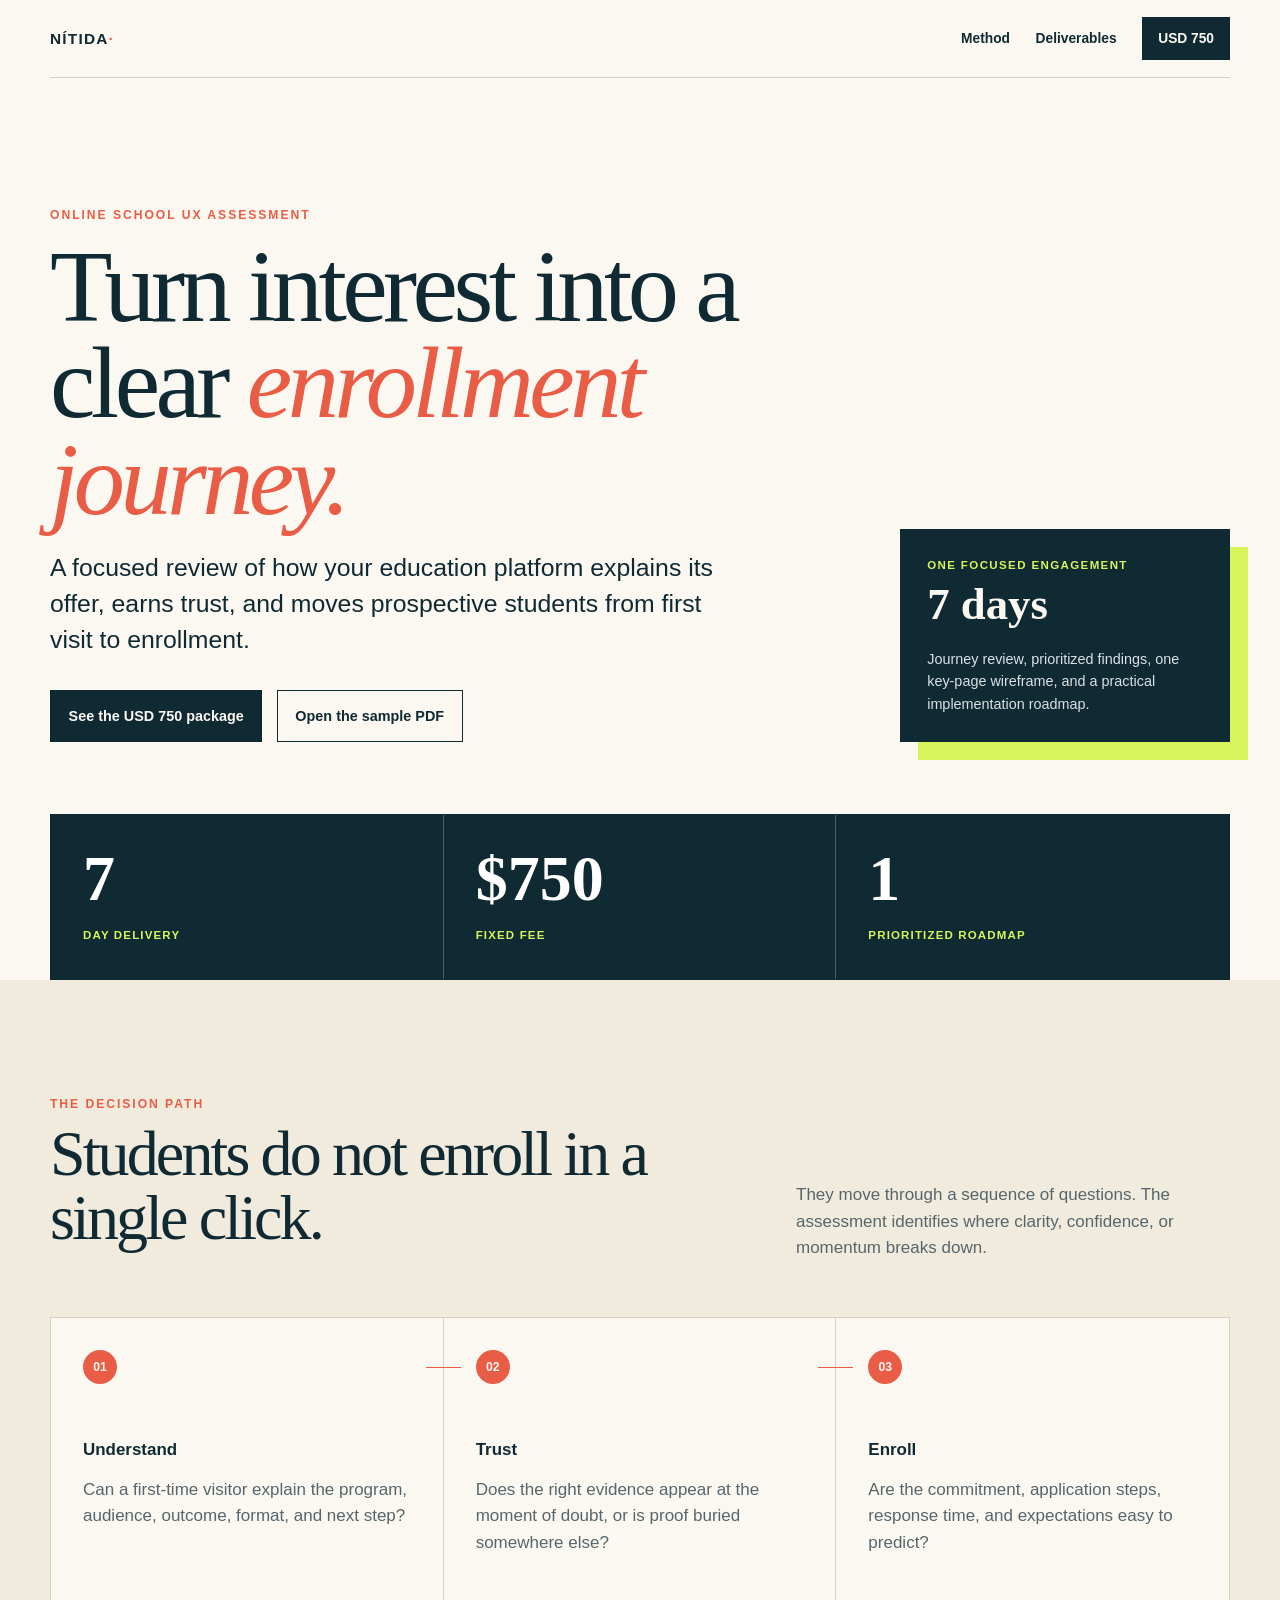
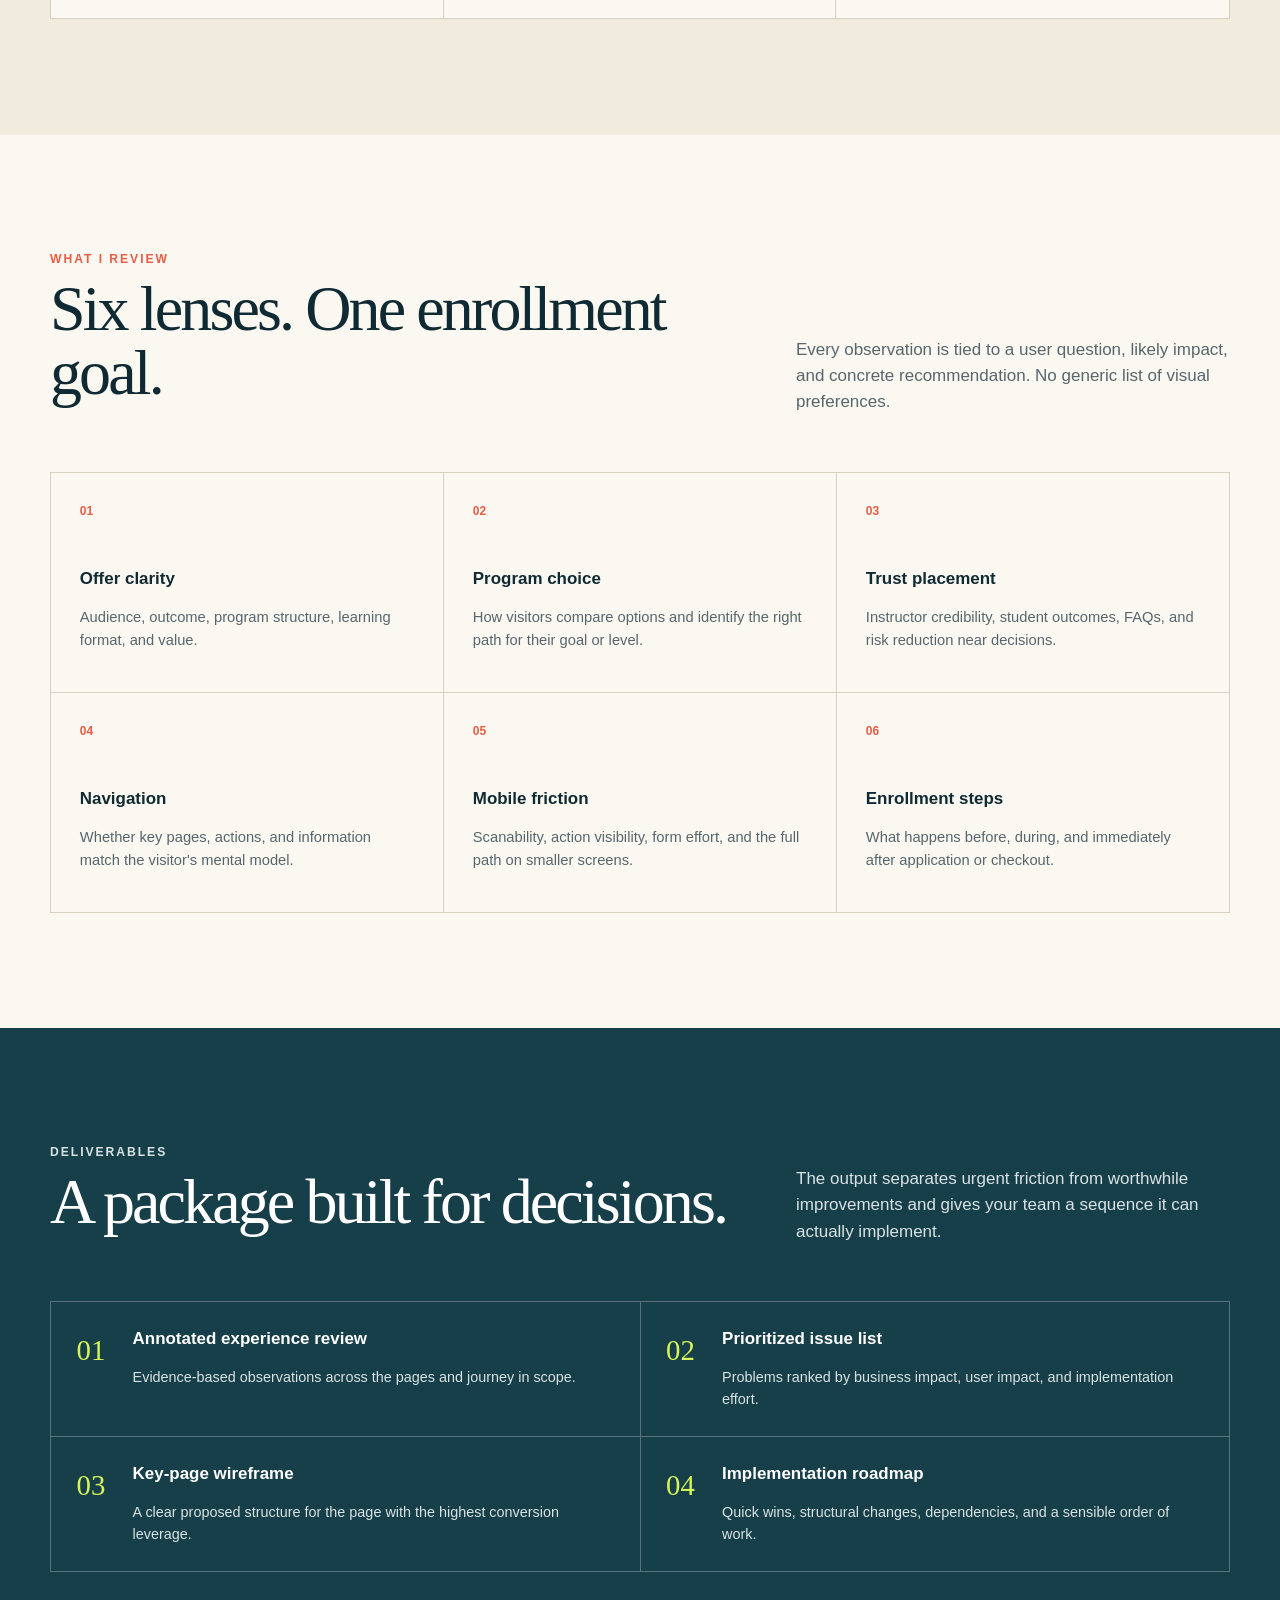
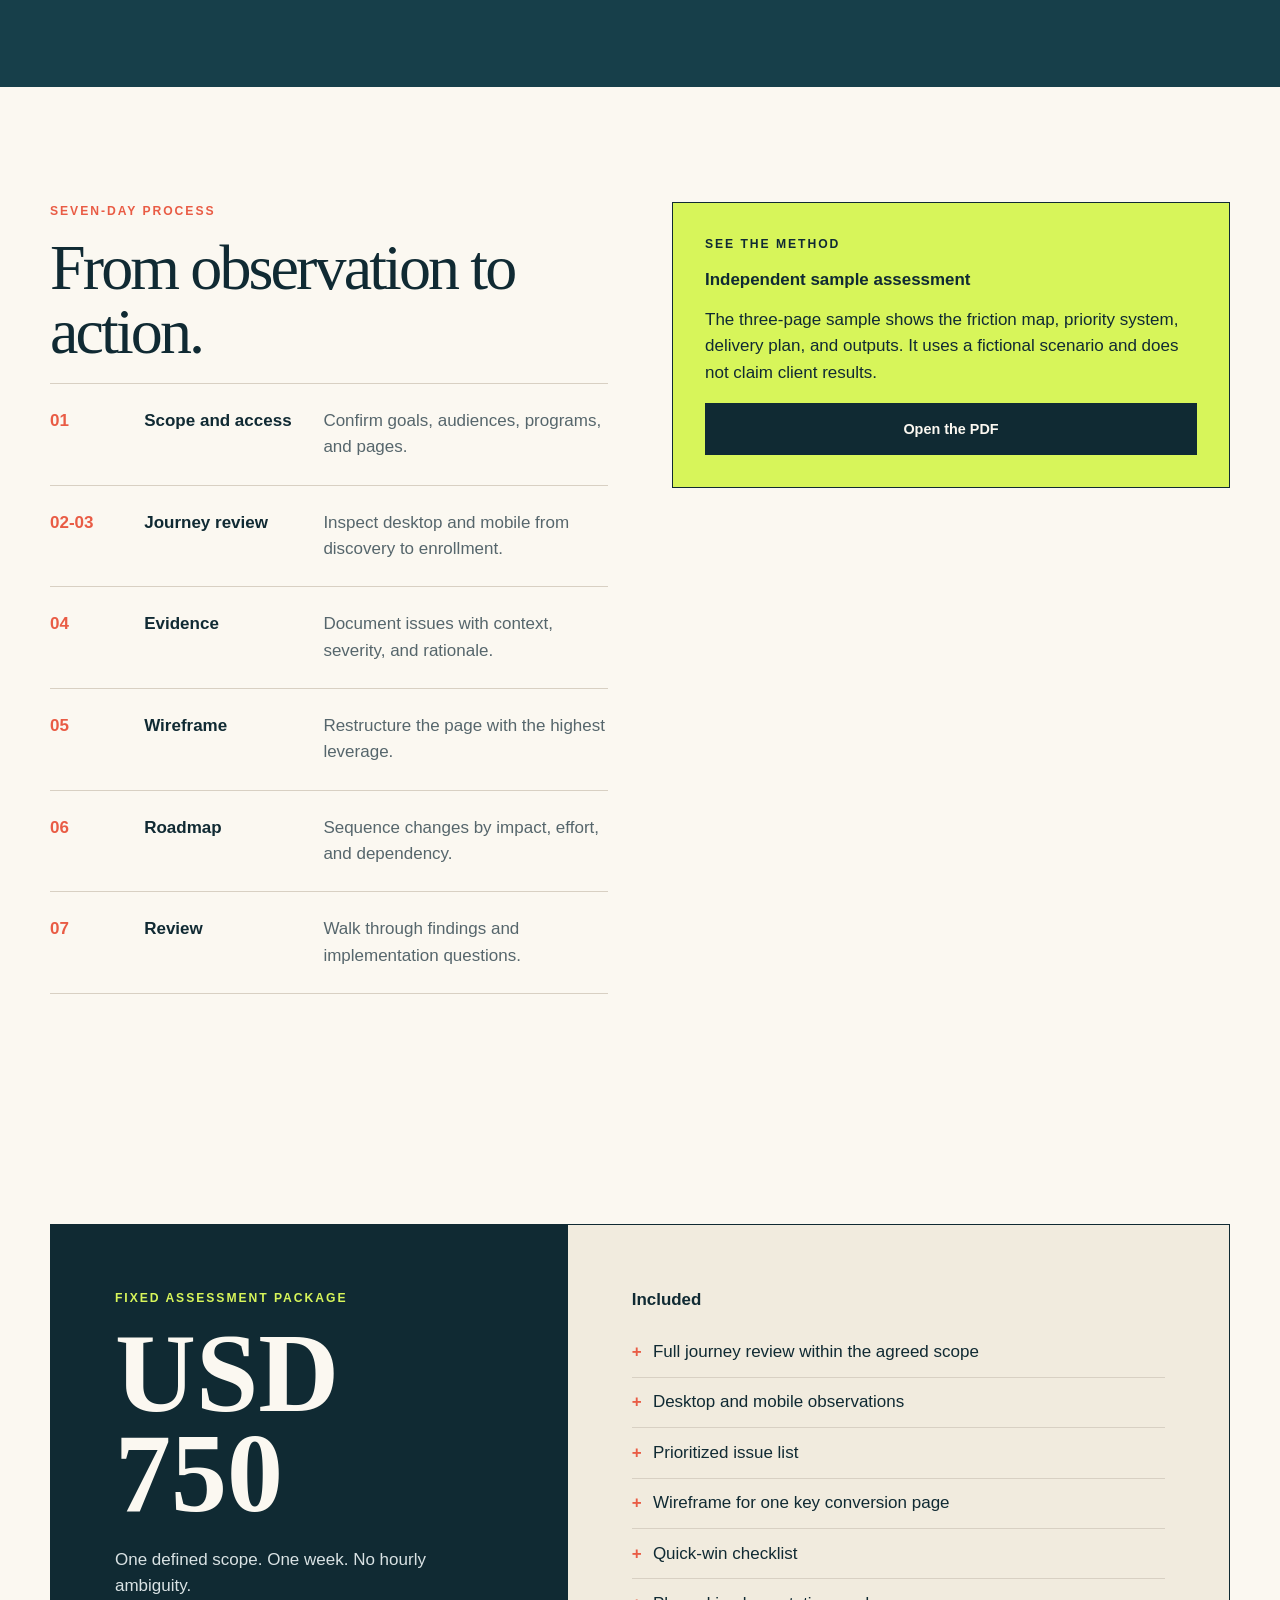
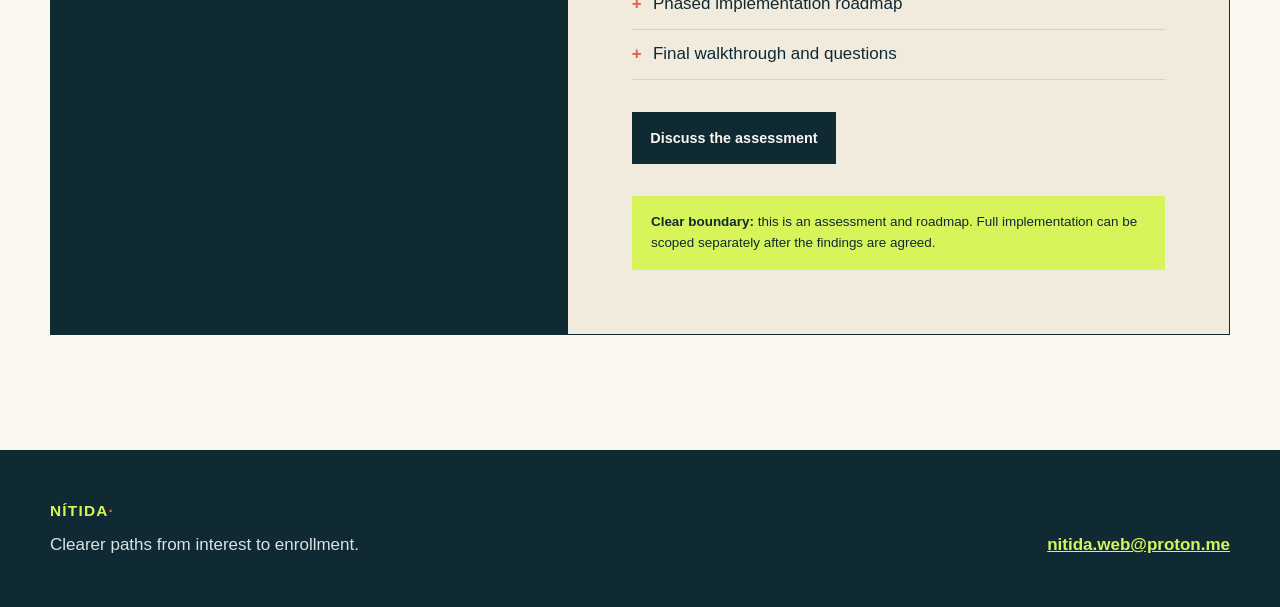
<file: online-school-audit.html>
<!doctype html>
<html lang="en">
<head>
  <meta charset="utf-8">
  <meta name="viewport" content="width=device-width, initial-scale=1">
  <title>Online School UX Assessment | Nítida Web</title>
  <meta name="description" content="A focused 7-day assessment of how an online school explains its offer, earns trust, and moves prospective students toward enrollment. Fixed fee: USD 750.">
  <meta property="og:title" content="Online School UX Assessment | Nítida Web">
  <meta property="og:description" content="A 7-day conversion assessment with a prioritized roadmap and key-page wireframe. Fixed fee: USD 750.">
  <meta property="og:type" content="website">
  <meta property="og:url" content="https://nitida-web.github.io/online-school-audit.html">
  <meta name="twitter:card" content="summary">
  <style>
    :root {
      --ink: #102a33;
      --deep: #173f4a;
      --paper: #fbf8f1;
      --cream: #f1ebde;
      --coral: #e95c45;
      --lime: #d7f55a;
      --muted: #56666c;
      --line: #d8d0c3;
      --white: #fff;
      --max: 1180px;
    }

    * { box-sizing: border-box; }
    html { scroll-behavior: smooth; }
    body {
      margin: 0;
      color: var(--ink);
      background: var(--paper);
      font-family: Arial, Helvetica, sans-serif;
      font-size: 17px;
      line-height: 1.55;
      -webkit-font-smoothing: antialiased;
    }
    a { color: inherit; }
    .skip {
      position: absolute;
      left: -9999px;
      top: 8px;
      z-index: 100;
      padding: .8rem 1rem;
      background: var(--lime);
      color: var(--ink);
      font-weight: 700;
    }
    .skip:focus { left: 8px; }
    .shell {
      width: min(calc(100% - 40px), var(--max));
      margin-inline: auto;
    }
    .eyebrow {
      margin: 0 0 .9rem;
      color: var(--coral);
      font-size: .76rem;
      font-weight: 800;
      letter-spacing: .16em;
      text-transform: uppercase;
    }
    h1, h2, h3, p { margin-top: 0; }
    h1, h2 {
      font-family: Georgia, "Times New Roman", serif;
      font-weight: 400;
      letter-spacing: -.045em;
    }
    h1 {
      max-width: 830px;
      margin-bottom: 1.4rem;
      font-size: clamp(3rem, 8vw, 6.7rem);
      line-height: .94;
    }
    h1 em {
      color: var(--coral);
      font-weight: 400;
    }
    h2 {
      margin-bottom: 1.2rem;
      font-size: clamp(2.3rem, 5vw, 4.4rem);
      line-height: 1;
    }
    h3 {
      font-size: 1.06rem;
      line-height: 1.25;
    }
    p { color: var(--muted); }
    .nav {
      display: flex;
      align-items: center;
      justify-content: space-between;
      min-height: 78px;
      border-bottom: 1px solid var(--line);
    }
    .brand {
      text-decoration: none;
      font-size: .96rem;
      font-weight: 900;
      letter-spacing: .08em;
    }
    .brand span { color: var(--coral); }
    .nav-links {
      display: flex;
      align-items: center;
      gap: 1.6rem;
      font-size: .86rem;
      font-weight: 700;
    }
    .nav-links a { text-decoration: none; }
    .nav-links a:last-child {
      padding: .7rem 1rem;
      color: var(--paper);
      background: var(--ink);
    }
    .hero {
      display: grid;
      grid-template-columns: minmax(0, 1fr) 330px;
      gap: 5rem;
      align-items: end;
      padding-block: clamp(5rem, 10vw, 9rem) 4.5rem;
    }
    .lead {
      max-width: 690px;
      margin-bottom: 2rem;
      color: var(--ink);
      font-size: clamp(1.15rem, 2.2vw, 1.55rem);
      line-height: 1.45;
    }
    .actions {
      display: flex;
      flex-wrap: wrap;
      gap: .9rem;
    }
    .button {
      display: inline-flex;
      align-items: center;
      justify-content: center;
      min-height: 52px;
      padding: .8rem 1.1rem;
      border: 1px solid var(--ink);
      text-decoration: none;
      font-size: .9rem;
      font-weight: 800;
    }
    .button.primary {
      color: var(--paper);
      background: var(--ink);
    }
    .button.secondary { background: transparent; }
    .hero-card {
      padding: 1.7rem;
      color: var(--paper);
      background: var(--ink);
      box-shadow: 18px 18px 0 var(--lime);
    }
    .hero-card span {
      display: block;
      color: var(--lime);
      font-size: .72rem;
      font-weight: 800;
      letter-spacing: .12em;
      text-transform: uppercase;
    }
    .hero-card strong {
      display: block;
      margin: .5rem 0 1.3rem;
      font-family: Georgia, "Times New Roman", serif;
      font-size: 2.8rem;
      line-height: 1;
    }
    .hero-card p {
      margin: 0;
      color: #d9e2e4;
      font-size: .9rem;
    }
    .metrics {
      display: grid;
      grid-template-columns: repeat(3, 1fr);
      border: 1px solid var(--ink);
      background: var(--ink);
    }
    .metric {
      min-height: 155px;
      padding: 2rem;
      color: var(--white);
      border-right: 1px solid #46606a;
    }
    .metric:last-child { border-right: 0; }
    .metric strong {
      display: block;
      margin-bottom: .6rem;
      font-family: Georgia, "Times New Roman", serif;
      font-size: clamp(2.2rem, 5vw, 4rem);
      line-height: 1;
    }
    .metric span {
      color: var(--lime);
      font-size: .72rem;
      font-weight: 800;
      letter-spacing: .1em;
      text-transform: uppercase;
    }
    .section { padding-block: clamp(5rem, 9vw, 8rem); }
    .intro {
      display: grid;
      grid-template-columns: minmax(0, 1.1fr) minmax(280px, .7fr);
      gap: 4rem;
      align-items: end;
      margin-bottom: 3rem;
    }
    .intro p { margin-bottom: .5rem; }
    .friction { background: var(--cream); }
    .journey {
      display: grid;
      grid-template-columns: repeat(3, 1fr);
      border: 1px solid var(--line);
    }
    .stage {
      position: relative;
      min-height: 300px;
      padding: 2rem;
      background: var(--paper);
      border-right: 1px solid var(--line);
    }
    .stage:last-child { border-right: 0; }
    .stage-number {
      display: inline-grid;
      width: 34px;
      height: 34px;
      place-items: center;
      margin-bottom: 3.4rem;
      color: var(--paper);
      background: var(--coral);
      border-radius: 50%;
      font-size: .76rem;
      font-weight: 900;
    }
    .stage p { margin-bottom: 0; }
    .stage::after {
      content: "";
      position: absolute;
      top: 49px;
      right: -18px;
      z-index: 2;
      width: 35px;
      height: 1px;
      background: var(--coral);
    }
    .stage:last-child::after { display: none; }
    .review-grid {
      display: grid;
      grid-template-columns: repeat(3, 1fr);
      border-top: 1px solid var(--line);
      border-left: 1px solid var(--line);
    }
    .review-card {
      min-height: 220px;
      padding: 1.8rem;
      border-right: 1px solid var(--line);
      border-bottom: 1px solid var(--line);
    }
    .review-card span {
      display: block;
      margin-bottom: 3rem;
      color: var(--coral);
      font-size: .75rem;
      font-weight: 900;
    }
    .review-card p {
      margin-bottom: 0;
      font-size: .92rem;
    }
    .deliverables {
      color: var(--paper);
      background: var(--deep);
    }
    .deliverables .eyebrow { color: var(--lime); }
    .deliverables h2 { color: var(--white); }
    .deliverables .intro p { color: #d9e2e4; }
    .deliverable-list {
      display: grid;
      grid-template-columns: repeat(2, 1fr);
      gap: 1px;
      background: #58717a;
      border: 1px solid #58717a;
    }
    .deliverable {
      display: grid;
      grid-template-columns: 40px 1fr;
      gap: 1rem;
      min-height: 120px;
      padding: 1.6rem;
      background: var(--deep);
    }
    .deliverable span {
      color: var(--lime);
      font-family: Georgia, "Times New Roman", serif;
      font-size: 1.8rem;
    }
    .deliverable h3 { color: var(--white); }
    .deliverable p {
      margin-bottom: 0;
      color: #d9e2e4;
      font-size: .9rem;
    }
    .process-grid {
      display: grid;
      grid-template-columns: 1fr 1fr;
      gap: 4rem;
    }
    .timeline { border-top: 1px solid var(--line); }
    .timeline-row {
      display: grid;
      grid-template-columns: 75px 160px 1fr;
      gap: 1.2rem;
      padding: 1.5rem 0;
      border-bottom: 1px solid var(--line);
    }
    .timeline-row strong:first-child { color: var(--coral); }
    .timeline-row p { margin: 0; }
    .sample-box {
      align-self: start;
      padding: 2rem;
      background: var(--lime);
      border: 1px solid var(--ink);
    }
    .sample-box p { color: var(--ink); }
    .sample-box .button { width: 100%; }
    .pricing {
      display: grid;
      grid-template-columns: minmax(0, .78fr) minmax(0, 1fr);
      gap: 1px;
      padding: 1px;
      background: var(--ink);
    }
    .price {
      padding: clamp(2rem, 5vw, 4rem);
      color: var(--paper);
      background: var(--ink);
    }
    .price .eyebrow { color: var(--lime); }
    .price strong {
      display: block;
      margin: .3rem 0 1.4rem;
      font-family: Georgia, "Times New Roman", serif;
      font-size: clamp(4rem, 9vw, 7rem);
      line-height: .9;
    }
    .price p { color: #d9e2e4; }
    .scope {
      padding: clamp(2rem, 5vw, 4rem);
      background: var(--cream);
    }
    .scope ul {
      margin: 0 0 2rem;
      padding: 0;
      list-style: none;
    }
    .scope li {
      padding: .72rem 0;
      border-bottom: 1px solid var(--line);
    }
    .scope li::before {
      content: "+";
      margin-right: .7rem;
      color: var(--coral);
      font-weight: 900;
    }
    .disclosure {
      margin-top: 2rem;
      padding: 1rem 1.2rem;
      color: var(--ink);
      background: var(--lime);
      font-size: .84rem;
    }
    footer {
      padding: 3rem 0;
      color: var(--paper);
      background: var(--ink);
    }
    .footer {
      display: flex;
      align-items: flex-end;
      justify-content: space-between;
      gap: 2rem;
    }
    footer p { margin: .5rem 0 0; color: #d9e2e4; }
    footer a { color: var(--lime); font-weight: 800; }

    @media (max-width: 880px) {
      .hero, .intro, .process-grid, .pricing { grid-template-columns: 1fr; }
      .hero { gap: 3rem; }
      .hero-card { max-width: 430px; }
      .metrics, .journey, .review-grid { grid-template-columns: 1fr; }
      .metric, .stage { border-right: 0; border-bottom: 1px solid #46606a; }
      .stage { border-bottom-color: var(--line); }
      .metric:last-child, .stage:last-child { border-bottom: 0; }
      .stage::after { display: none; }
      .review-card { min-height: 170px; }
      .deliverable-list { grid-template-columns: 1fr; }
      .timeline-row { grid-template-columns: 52px 1fr; }
      .timeline-row p { grid-column: 2; }
    }

    @media (max-width: 640px) {
      .shell { width: min(calc(100% - 28px), var(--max)); }
      .nav { min-height: 66px; }
      .nav-links a:not(:last-child) { display: none; }
      .hero { padding-top: 4rem; }
      h1 { font-size: clamp(3.2rem, 16vw, 5.1rem); }
      .actions { flex-direction: column; }
      .button { width: 100%; }
      .deliverable { grid-template-columns: 34px 1fr; }
      .footer { align-items: flex-start; flex-direction: column; }
    }
  </style>
</head>
<body>
  <a class="skip" href="#main">Skip to content</a>

  <nav class="nav shell" aria-label="Primary navigation">
    <a class="brand" href="./">NÍTIDA<span>·</span></a>
    <div class="nav-links">
      <a href="#method">Method</a>
      <a href="#deliverables">Deliverables</a>
      <a href="#price">USD 750</a>
    </div>
  </nav>

  <main id="main">
    <header class="hero shell">
      <div>
        <p class="eyebrow">Online school UX assessment</p>
        <h1>Turn interest into a clear <em>enrollment journey.</em></h1>
        <p class="lead">A focused review of how your education platform explains its offer, earns trust, and moves prospective students from first visit to enrollment.</p>
        <div class="actions">
          <a class="button primary" href="#price">See the USD 750 package</a>
          <a class="button secondary" href="./online-school-audit-sample.pdf">Open the sample PDF</a>
        </div>
      </div>
      <aside class="hero-card" aria-label="Assessment summary">
        <span>One focused engagement</span>
        <strong>7 days</strong>
        <p>Journey review, prioritized findings, one key-page wireframe, and a practical implementation roadmap.</p>
      </aside>
    </header>

    <section class="metrics shell" aria-label="Offer metrics">
      <div class="metric"><strong>7</strong><span>day delivery</span></div>
      <div class="metric"><strong>$750</strong><span>fixed fee</span></div>
      <div class="metric"><strong>1</strong><span>prioritized roadmap</span></div>
    </section>

    <section class="section friction" id="method">
      <div class="shell">
        <div class="intro">
          <div>
            <p class="eyebrow">The decision path</p>
            <h2>Students do not enroll in a single click.</h2>
          </div>
          <p>They move through a sequence of questions. The assessment identifies where clarity, confidence, or momentum breaks down.</p>
        </div>
        <div class="journey">
          <article class="stage">
            <span class="stage-number">01</span>
            <h3>Understand</h3>
            <p>Can a first-time visitor explain the program, audience, outcome, format, and next step?</p>
          </article>
          <article class="stage">
            <span class="stage-number">02</span>
            <h3>Trust</h3>
            <p>Does the right evidence appear at the moment of doubt, or is proof buried somewhere else?</p>
          </article>
          <article class="stage">
            <span class="stage-number">03</span>
            <h3>Enroll</h3>
            <p>Are the commitment, application steps, response time, and expectations easy to predict?</p>
          </article>
        </div>
      </div>
    </section>

    <section class="section shell">
      <div class="intro">
        <div>
          <p class="eyebrow">What I review</p>
          <h2>Six lenses. One enrollment goal.</h2>
        </div>
        <p>Every observation is tied to a user question, likely impact, and concrete recommendation. No generic list of visual preferences.</p>
      </div>
      <div class="review-grid">
        <article class="review-card"><span>01</span><h3>Offer clarity</h3><p>Audience, outcome, program structure, learning format, and value.</p></article>
        <article class="review-card"><span>02</span><h3>Program choice</h3><p>How visitors compare options and identify the right path for their goal or level.</p></article>
        <article class="review-card"><span>03</span><h3>Trust placement</h3><p>Instructor credibility, student outcomes, FAQs, and risk reduction near decisions.</p></article>
        <article class="review-card"><span>04</span><h3>Navigation</h3><p>Whether key pages, actions, and information match the visitor's mental model.</p></article>
        <article class="review-card"><span>05</span><h3>Mobile friction</h3><p>Scanability, action visibility, form effort, and the full path on smaller screens.</p></article>
        <article class="review-card"><span>06</span><h3>Enrollment steps</h3><p>What happens before, during, and immediately after application or checkout.</p></article>
      </div>
    </section>

    <section class="section deliverables" id="deliverables">
      <div class="shell">
        <div class="intro">
          <div>
            <p class="eyebrow">Deliverables</p>
            <h2>A package built for decisions.</h2>
          </div>
          <p>The output separates urgent friction from worthwhile improvements and gives your team a sequence it can actually implement.</p>
        </div>
        <div class="deliverable-list">
          <article class="deliverable"><span>01</span><div><h3>Annotated experience review</h3><p>Evidence-based observations across the pages and journey in scope.</p></div></article>
          <article class="deliverable"><span>02</span><div><h3>Prioritized issue list</h3><p>Problems ranked by business impact, user impact, and implementation effort.</p></div></article>
          <article class="deliverable"><span>03</span><div><h3>Key-page wireframe</h3><p>A clear proposed structure for the page with the highest conversion leverage.</p></div></article>
          <article class="deliverable"><span>04</span><div><h3>Implementation roadmap</h3><p>Quick wins, structural changes, dependencies, and a sensible order of work.</p></div></article>
        </div>
      </div>
    </section>

    <section class="section shell">
      <div class="process-grid">
        <div>
          <p class="eyebrow">Seven-day process</p>
          <h2>From observation to action.</h2>
          <div class="timeline">
            <div class="timeline-row"><strong>01</strong><strong>Scope and access</strong><p>Confirm goals, audiences, programs, and pages.</p></div>
            <div class="timeline-row"><strong>02-03</strong><strong>Journey review</strong><p>Inspect desktop and mobile from discovery to enrollment.</p></div>
            <div class="timeline-row"><strong>04</strong><strong>Evidence</strong><p>Document issues with context, severity, and rationale.</p></div>
            <div class="timeline-row"><strong>05</strong><strong>Wireframe</strong><p>Restructure the page with the highest leverage.</p></div>
            <div class="timeline-row"><strong>06</strong><strong>Roadmap</strong><p>Sequence changes by impact, effort, and dependency.</p></div>
            <div class="timeline-row"><strong>07</strong><strong>Review</strong><p>Walk through findings and implementation questions.</p></div>
          </div>
        </div>
        <aside class="sample-box">
          <p class="eyebrow">See the method</p>
          <h3>Independent sample assessment</h3>
          <p>The three-page sample shows the friction map, priority system, delivery plan, and outputs. It uses a fictional scenario and does not claim client results.</p>
          <a class="button primary" href="./online-school-audit-sample.pdf">Open the PDF</a>
        </aside>
      </div>
    </section>

    <section class="section shell" id="price">
      <div class="pricing">
        <div class="price">
          <p class="eyebrow">Fixed assessment package</p>
          <strong>USD 750</strong>
          <p>One defined scope. One week. No hourly ambiguity.</p>
        </div>
        <div class="scope">
          <h3>Included</h3>
          <ul>
            <li>Full journey review within the agreed scope</li>
            <li>Desktop and mobile observations</li>
            <li>Prioritized issue list</li>
            <li>Wireframe for one key conversion page</li>
            <li>Quick-win checklist</li>
            <li>Phased implementation roadmap</li>
            <li>Final walkthrough and questions</li>
          </ul>
          <a class="button primary" href="mailto:nitida.web@proton.me?subject=Online%20school%20UX%20assessment">Discuss the assessment</a>
          <div class="disclosure"><strong>Clear boundary:</strong> this is an assessment and roadmap. Full implementation can be scoped separately after the findings are agreed.</div>
        </div>
      </div>
    </section>
  </main>

  <footer>
    <div class="footer shell">
      <div>
        <a class="brand" href="./">NÍTIDA<span>·</span></a>
        <p>Clearer paths from interest to enrollment.</p>
      </div>
      <a href="mailto:nitida.web@proton.me">nitida.web@proton.me</a>
    </div>
  </footer>
</body>
</html>
</file>
<file: assets/index-DnkDozym.css>
/*! tailwindcss v4.2.1 | MIT License | https://tailwindcss.com */
@layer theme{:root,:host{--font-sans:ui-sans-serif, system-ui, sans-serif, "Apple Color Emoji", "Segoe UI Emoji", "Segoe UI Symbol", "Noto Color Emoji";--font-mono:ui-monospace, SFMono-Regular, Menlo, Monaco, Consolas, "Liberation Mono", "Courier New", monospace;--spacing:.25rem;--default-font-family:var(--font-sans);--default-mono-font-family:var(--font-mono)}}@layer base{*,:after,:before,::backdrop{box-sizing:border-box;border:0 solid;margin:0;padding:0}::file-selector-button{box-sizing:border-box;border:0 solid;margin:0;padding:0}html,:host{-webkit-text-size-adjust:100%;tab-size:4;line-height:1.5;font-family:var(--default-font-family,ui-sans-serif, system-ui, sans-serif, "Apple Color Emoji", "Segoe UI Emoji", "Segoe UI Symbol", "Noto Color Emoji");font-feature-settings:var(--default-font-feature-settings,normal);font-variation-settings:var(--default-font-variation-settings,normal);-webkit-tap-highlight-color:transparent}hr{height:0;color:inherit;border-top-width:1px}abbr:where([title]){-webkit-text-decoration:underline dotted;text-decoration:underline dotted}h1,h2,h3,h4,h5,h6{font-size:inherit;font-weight:inherit}a{color:inherit;-webkit-text-decoration:inherit;-webkit-text-decoration:inherit;-webkit-text-decoration:inherit;-webkit-text-decoration:inherit;text-decoration:inherit}b,strong{font-weight:bolder}code,kbd,samp,pre{font-family:var(--default-mono-font-family,ui-monospace, SFMono-Regular, Menlo, Monaco, Consolas, "Liberation Mono", "Courier New", monospace);font-feature-settings:var(--default-mono-font-feature-settings,normal);font-variation-settings:var(--default-mono-font-variation-settings,normal);font-size:1em}small{font-size:80%}sub,sup{vertical-align:baseline;font-size:75%;line-height:0;position:relative}sub{bottom:-.25em}sup{top:-.5em}table{text-indent:0;border-color:inherit;border-collapse:collapse}:-moz-focusring{outline:auto}progress{vertical-align:baseline}summary{display:list-item}ol,ul,menu{list-style:none}img,svg,video,canvas,audio,iframe,embed,object{vertical-align:middle;display:block}img,video{max-width:100%;height:auto}button,input,select,optgroup,textarea{font:inherit;font-feature-settings:inherit;font-variation-settings:inherit;letter-spacing:inherit;color:inherit;opacity:1;background-color:#0000;border-radius:0}::file-selector-button{font:inherit;font-feature-settings:inherit;font-variation-settings:inherit;letter-spacing:inherit;color:inherit;opacity:1;background-color:#0000;border-radius:0}:where(select:is([multiple],[size])) optgroup{font-weight:bolder}:where(select:is([multiple],[size])) optgroup option{padding-inline-start:20px}::file-selector-button{margin-inline-end:4px}::placeholder{opacity:1}@supports (not ((-webkit-appearance:-apple-pay-button))) or (contain-intrinsic-size:1px){::placeholder{color:currentColor}@supports (color:color-mix(in lab, red, red)){::placeholder{color:color-mix(in oklab, currentcolor 50%, transparent)}}}textarea{resize:vertical}::-webkit-search-decoration{-webkit-appearance:none}::-webkit-date-and-time-value{min-height:1lh;text-align:inherit}::-webkit-datetime-edit{display:inline-flex}::-webkit-datetime-edit-fields-wrapper{padding:0}::-webkit-datetime-edit{padding-block:0}::-webkit-datetime-edit-year-field{padding-block:0}::-webkit-datetime-edit-month-field{padding-block:0}::-webkit-datetime-edit-day-field{padding-block:0}::-webkit-datetime-edit-hour-field{padding-block:0}::-webkit-datetime-edit-minute-field{padding-block:0}::-webkit-datetime-edit-second-field{padding-block:0}::-webkit-datetime-edit-millisecond-field{padding-block:0}::-webkit-datetime-edit-meridiem-field{padding-block:0}::-webkit-calendar-picker-indicator{line-height:1}:-moz-ui-invalid{box-shadow:none}button,input:where([type=button],[type=reset],[type=submit]){appearance:button}::file-selector-button{appearance:button}::-webkit-inner-spin-button{height:auto}::-webkit-outer-spin-button{height:auto}[hidden]:where(:not([hidden=until-found])){display:none!important}}@layer components;@layer utilities{.relative{position:relative}.start{inset-inline-start:var(--spacing)}.table{display:table}}:root{--ink:#102128;--ink-soft:#314249;--paper:#f2eee5;--paper-deep:#e8e1d4;--white:#fffdf8;--orange:#ff6947;--orange-dark:#db4628;--lime:#d9f566;--line:#10212829}*{box-sizing:border-box}html{scroll-behavior:smooth}body{background:var(--paper);color:var(--ink);text-rendering:optimizelegibility;margin:0;font-family:Inter,ui-sans-serif,system-ui,-apple-system,BlinkMacSystemFont,Segoe UI,sans-serif;line-height:1.5}a{color:inherit;text-decoration:none}.shell{width:min(1180px,100% - 48px);margin-inline:auto}.announcement{background:var(--ink);min-height:38px;color:var(--white);letter-spacing:.1em;text-transform:uppercase;justify-content:center;align-items:center;gap:28px;padding:8px 24px;font-size:12px;display:flex}.announcement span:before{content:"";background:var(--lime);border-radius:50%;width:7px;height:7px;margin-right:9px;display:inline-block;box-shadow:0 0 0 5px #d9f5661f}.announcement a{color:var(--lime);font-weight:800}.nav{border-bottom:1px solid var(--line);justify-content:space-between;align-items:center;min-height:88px;display:flex}.brand{letter-spacing:.12em;font-size:22px;font-weight:900}.brand span{color:var(--orange)}.navLinks{align-items:center;gap:34px;font-size:14px;font-weight:650;display:flex}.navLinks>a:not(.navCta){transition:color .18s}.navLinks>a:not(.navCta):hover{color:var(--orange-dark)}.navCta{border:1px solid var(--ink);padding:12px 18px;transition:background .18s,color .18s}.navCta:hover{background:var(--ink);color:var(--white)}.hero{grid-template-columns:1.04fr .96fr;align-items:center;gap:76px;min-height:720px;padding-block:74px 86px;display:grid;overflow:hidden}.eyebrow{letter-spacing:.14em;text-transform:uppercase;margin:0 0 22px;font-size:12px;font-weight:800}.eyebrow:before{content:"";vertical-align:middle;background:var(--orange);width:30px;height:2px;margin-right:12px;display:inline-block}h1,h2{letter-spacing:-.045em;margin:0;font-family:Georgia,Times New Roman,serif;font-weight:500;line-height:.98}.hero h1{max-width:700px;font-size:clamp(58px,6vw,88px)}.hero h1 em{color:var(--orange-dark);font-weight:500}.heroLead{max-width:610px;color:var(--ink-soft);margin:28px 0 32px;font-size:20px;line-height:1.55}.heroActions{flex-wrap:wrap;align-items:center;gap:24px;display:flex}.button{border:1px solid #0000;justify-content:center;align-items:center;gap:18px;min-height:54px;padding:15px 22px;font-weight:800;transition:transform .18s,background .18s,box-shadow .18s;display:inline-flex}.button:hover{transform:translateY(-2px)}.button.primary{background:var(--orange);color:var(--ink);box-shadow:6px 6px 0 var(--ink)}.button.primary:hover{box-shadow:8px 8px 0 var(--ink);background:#ff7b5e}.textLink{border-bottom:1px solid var(--ink);padding-block:10px 7px;font-size:14px;font-weight:750}.heroProof{color:var(--ink-soft);text-transform:uppercase;letter-spacing:.06em;flex-wrap:wrap;gap:8px 22px;margin-top:42px;font-size:12px;font-weight:700;display:flex}.heroProof span:before{content:"✓";color:var(--orange-dark);margin-right:7px;font-weight:900}.heroVisual{place-items:center;min-height:555px;display:grid;position:relative}.orbit{border:1px solid #10212826;border-radius:50%;position:absolute}.orbitOne{width:520px;height:520px}.orbitTwo{border-style:dashed;width:385px;height:385px}.browserCard{z-index:2;background:var(--white);border:1px solid var(--ink);width:min(100%,520px);min-height:440px;position:relative;overflow:visible;transform:rotate(1.4deg);box-shadow:18px 18px #1021281f}.browserTop{border-bottom:1px solid var(--line);color:#6c7578;align-items:center;gap:22px;height:42px;padding:0 14px;font-size:10px;display:flex}.browserDots{gap:5px;display:flex}.browserDots i{background:var(--ink);opacity:.42;border-radius:50%;width:6px;height:6px}.mockNav{border-bottom:1px solid var(--line);align-items:center;gap:20px;height:56px;padding:0 22px;font-size:9px;display:flex}.mockNav strong{letter-spacing:.1em;margin-right:auto;font-size:11px}.mockNav b{background:var(--ink);color:var(--white);padding:7px 9px;font-weight:700}.mockBody{background:linear-gradient(90deg, #fffffff5, #ffffffb3), repeating-linear-gradient(135deg, var(--paper) 0 1px, transparent 1px 13px);min-height:340px;padding:60px 52px}.mockBody small{letter-spacing:.13em;font-size:8px;font-weight:800}.mockBody h2{max-width:360px;margin-top:13px;font-size:39px;line-height:1.04}.mockBody p{max-width:330px;color:var(--ink-soft);margin:17px 0 24px;font-size:12px}.mockButton{background:var(--orange);padding:11px 14px;font-size:10px;font-weight:800;display:inline-block}.signalCard{background:var(--lime);border:1px solid var(--ink);width:230px;box-shadow:7px 7px 0 var(--ink);flex-direction:column;padding:18px 20px;display:flex;position:absolute;bottom:-35px;right:-42px;transform:rotate(-3deg)}.signalCard span{letter-spacing:.08em;text-transform:uppercase;font-size:9px;font-weight:800}.signalCard strong{margin-top:5px;font-family:Georgia,Times New Roman,serif;font-size:19px}.signalCard i{margin-top:2px;font-size:11px}.conceptLabel{color:#6e7778;letter-spacing:.05em;text-transform:uppercase;margin:0;font-size:10px;position:absolute;bottom:3px;left:0}.section{padding-block:120px}.sectionNumber{border-bottom:1px solid var(--line);color:#58676c;letter-spacing:.14em;padding-bottom:18px;font-size:11px;font-weight:800}.problemGrid{grid-template-columns:1fr .82fr;gap:100px;padding-top:68px;display:grid}.problem h2,.comparison h2,.process h2,.deliverables h2,.pricing h2,.faq h2{font-size:clamp(48px,5vw,76px)}.problemCopy>p{color:var(--ink-soft);margin:0 0 42px;font-size:20px;line-height:1.62}.plainList{border-top:1px solid var(--line);margin:0;padding:0;list-style:none}.plainList li{border-bottom:1px solid var(--line);padding:16px 0;font-size:15px;font-weight:700}.plainList span{width:46px;color:var(--orange-dark);font-size:11px;display:inline-block}.comparison{background:var(--ink);color:var(--white);overflow:hidden}.sectionNumber.light{color:#9eabad;border-color:#ffffff2b}.comparisonHeader{grid-template-columns:1fr .58fr;align-items:end;gap:100px;padding:60px 0 70px;display:grid}.comparisonHeader p{color:#b9c4c6;margin:0 0 4px;font-size:19px;line-height:1.55}.compareGrid{grid-template-columns:1fr 70px 1fr;align-items:center;display:grid}.compareCard{border:1px solid #ffffff38;min-height:375px;padding:42px}.compareCard.before{background:#172a32}.compareCard.after{background:var(--paper);color:var(--ink);box-shadow:14px 14px 0 var(--orange)}.compareTag{letter-spacing:.12em;border:1px solid;margin-bottom:34px;padding:5px 8px;font-size:9px;font-weight:900;display:inline-block}.compareCard h3{max-width:430px;margin:0;font-family:Georgia,Times New Roman,serif;font-size:32px;font-weight:500;line-height:1.1}.compareCard>p{color:#b9c4c6;max-width:410px;margin:18px 0 28px;font-size:15px}.compareCard.after>p{color:var(--ink-soft)}.weakLines{flex-direction:column;gap:9px;margin-block:32px;display:flex}.weakLines i{background:#ffffff21;height:5px}.weakLines i:first-child{width:82%}.weakLines i:nth-child(2){width:68%}.weakLines i:nth-child(3){width:73%}.weakLines i:nth-child(4){width:45%}.strongAction{background:var(--orange);width:fit-content;margin-block:32px;padding:12px 15px;font-size:12px;font-weight:850}.result{margin-top:22px;font-size:12px;font-weight:800;display:block}.result.bad:before{content:"×";color:#ff8e78;margin-right:8px}.result.good:before{content:"✓";color:#438100;margin-right:8px}.changeArrow{text-align:center;color:var(--orange);font-size:38px}.processIntro{justify-content:space-between;align-items:end;gap:60px;padding-block:64px 75px;display:flex}.processIntro h2{max-width:700px}.processIntro p{max-width:390px;color:var(--ink-soft);margin:0 0 5px;font-size:18px}.steps{border-top:1px solid var(--ink);border-bottom:1px solid var(--ink);grid-template-columns:repeat(3,1fr);display:grid}.steps article{min-height:330px;padding:36px 34px 40px 0}.steps article+article{border-left:1px solid var(--line);padding-left:34px}.stepNo{background:var(--ink);width:42px;height:42px;color:var(--white);place-items:center;font-family:Georgia,Times New Roman,serif;font-size:21px;display:grid}.stepTime{color:var(--orange-dark);letter-spacing:.12em;text-transform:uppercase;margin:46px 0 13px;font-size:11px;font-weight:900}.steps h3{max-width:300px;margin:0 0 14px;font-family:Georgia,Times New Roman,serif;font-size:27px;font-weight:500;line-height:1.1}.steps article>p:last-child{max-width:310px;color:var(--ink-soft);font-size:14px}.deliverables{border-top:1px solid var(--line)}.deliverablesGrid{grid-template-columns:.82fr 1fr;gap:110px;padding-top:68px;display:grid}.deliverables .supporting{max-width:500px;color:var(--ink-soft);margin-top:28px;font-size:18px}.deliverableList{border-top:1px solid var(--ink)}.deliverableList article{border-bottom:1px solid var(--line);grid-template-columns:42px 1fr;gap:18px;padding:24px 0;display:grid}.deliverableList article>span{color:var(--orange-dark);font-size:11px;font-weight:850}.deliverableList h3{margin:0 0 6px;font-size:18px}.deliverableList p{color:var(--ink-soft);margin:0;font-size:14px}.fit{background:var(--paper-deep);padding-block:0}.fitGrid{grid-template-columns:1fr 1fr;display:grid}.fitYes,.fitNo{padding:80px 70px 85px 0}.fitNo{border-left:1px solid var(--line);padding-left:70px}.fitMark{background:var(--lime);border:1px solid var(--ink);place-items:center;width:38px;height:38px;margin-bottom:30px;font-weight:900;display:grid}.fitNo .fitMark{background:var(--orange)}.fit h2{font-size:42px}.fit ul{margin:30px 0 0;padding:0;list-style:none}.fit li{border-top:1px solid var(--line);color:var(--ink-soft);padding:13px 0}.fit li:before{content:"—";color:var(--ink);margin-right:10px}.pricePanel{background:var(--white);border:1px solid var(--ink);box-shadow:16px 16px 0 var(--ink);grid-template-columns:1.02fr .98fr;display:grid}.priceCopy,.priceIncludes{padding:68px}.priceCopy{background:radial-gradient(circle at 96% 5%, #ff694738, transparent 28%), var(--white)}.priceCopy h2{max-width:540px;font-size:clamp(48px,4.8vw,68px)}.price{align-items:start;gap:10px;margin:35px 0 4px;display:flex}.price span{margin-top:18px;font-size:16px;font-weight:900}.price strong{letter-spacing:-.06em;font-family:Georgia,Times New Roman,serif;font-size:92px;font-weight:500;line-height:1}.payment{color:var(--ink-soft);margin:0 0 30px;font-size:14px}.button.wide{width:100%}.microcopy{color:#6e7778;text-align:center;margin:19px 0 0;font-size:11px}.priceIncludes{border-left:1px solid var(--ink);background:var(--paper-deep)}.priceIncludes h3{margin:0 0 28px;font-family:Georgia,Times New Roman,serif;font-size:28px;font-weight:500}.priceIncludes ul{margin:0;padding:0;list-style:none}.priceIncludes li{border-bottom:1px solid var(--line);padding:13px 0;font-size:14px;font-weight:650}.priceIncludes li span{color:#497e09;margin-right:10px}.guarantee{border:1px solid var(--ink);background:var(--lime);margin-top:34px;padding:22px}.guarantee strong{letter-spacing:.08em;text-transform:uppercase;margin-bottom:4px;font-size:12px;display:block}.guarantee p{margin:0;font-size:13px}.faqGrid{grid-template-columns:.72fr 1fr;gap:110px;padding-top:68px;display:grid}.faq h2{max-width:500px}.faqs{border-top:1px solid var(--ink)}.faqs details{border-bottom:1px solid var(--line)}.faqs summary{cursor:pointer;justify-content:space-between;gap:20px;padding:23px 0;font-weight:750;list-style:none;display:flex}.faqs summary::-webkit-details-marker{display:none}.faqs summary span{color:var(--orange-dark);font-size:21px}.faqs details[open] summary span{transform:rotate(45deg)}.faqs details p{max-width:630px;color:var(--ink-soft);margin:-4px 0 24px;font-size:14px;line-height:1.65}footer{background:var(--ink);color:var(--white);padding:90px 0 32px}.footerGrid{grid-template-columns:1fr .72fr;align-items:end;gap:80px;display:grid}.footerBrand{margin-bottom:35px;display:inline-block}footer h2{font-size:clamp(58px,7vw,102px)}.footerContact{padding-bottom:10px}.footerContact p{color:#9eabad;text-transform:uppercase;letter-spacing:.08em;margin:0 0 13px;font-size:13px}.footerContact a{border-bottom:1px solid var(--orange);color:var(--orange);justify-content:space-between;gap:30px;padding-bottom:12px;font-family:Georgia,Times New Roman,serif;font-size:clamp(20px,2.5vw,34px);display:flex}.footerBottom{color:#9eabad;text-transform:uppercase;letter-spacing:.09em;border-top:1px solid #ffffff29;justify-content:space-between;gap:24px;margin-top:75px;padding-top:22px;font-size:10px;display:flex}.footerBottom a{color:var(--white)}@media (width<=980px){.hero{grid-template-columns:1fr;gap:45px}.heroVisual{width:min(100%,650px);margin-inline:auto}.problemGrid,.comparisonHeader,.deliverablesGrid,.faqGrid{grid-template-columns:1fr;gap:50px}.compareGrid{grid-template-columns:1fr;gap:20px}.changeArrow{transform:rotate(90deg)}.processIntro{flex-direction:column;align-items:start}.priceCopy,.priceIncludes{padding:48px}}@media (width<=760px){.shell{width:min(100% - 30px,1180px)}.announcement{justify-content:space-between;gap:10px;padding-inline:15px;font-size:9px}.nav{min-height:74px}.navLinks>a:not(.navCta){display:none}.navLinks{gap:0}.hero{min-height:auto;padding-block:60px 75px}.hero h1{font-size:clamp(50px,15vw,72px)}.heroLead{font-size:17px}.heroProof{display:grid}.heroVisual{min-height:465px}.browserCard{width:calc(100% - 20px);min-height:385px;box-shadow:10px 10px #1021281f}.mockNav span{display:none}.mockBody{min-height:285px;padding:46px 28px}.mockBody h2{font-size:32px}.signalCard{width:205px;bottom:-54px;right:-6px}.orbitOne{width:420px;height:420px}.orbitTwo{width:290px;height:290px}.section{padding-block:82px}.problemGrid,.comparisonHeader,.deliverablesGrid,.faqGrid{padding-top:46px}.problem h2,.comparison h2,.process h2,.deliverables h2,.pricing h2,.faq h2{font-size:46px}.problemCopy>p{font-size:17px}.comparisonHeader{padding-bottom:50px}.compareCard{min-height:345px;padding:30px}.steps{grid-template-columns:1fr}.steps article{min-height:auto;padding:32px 0 38px}.steps article+article{border-left:0;border-top:1px solid var(--line);padding-left:0}.stepTime{margin-top:28px}.fitGrid,.pricePanel,.footerGrid{grid-template-columns:1fr}.fitYes,.fitNo{padding:60px 0}.fitNo{border-left:0;border-top:1px solid var(--line);padding-left:0}.pricePanel{box-shadow:8px 8px 0 var(--ink)}.priceCopy,.priceIncludes{padding:38px 26px}.price strong{font-size:78px}.priceIncludes{border-left:0;border-top:1px solid var(--ink)}footer{padding-top:72px}.footerContact{margin-top:20px}.footerContact a{font-size:20px}.footerBottom{flex-direction:column}}@media (prefers-reduced-motion:reduce){html{scroll-behavior:auto}*{transition:none!important}}

.skip-link{position:fixed;left:12px;top:-80px;z-index:9999;background:#fffdf8;color:#102128;padding:12px 16px;border:2px solid #102128}.skip-link:focus{top:12px}
</file>
